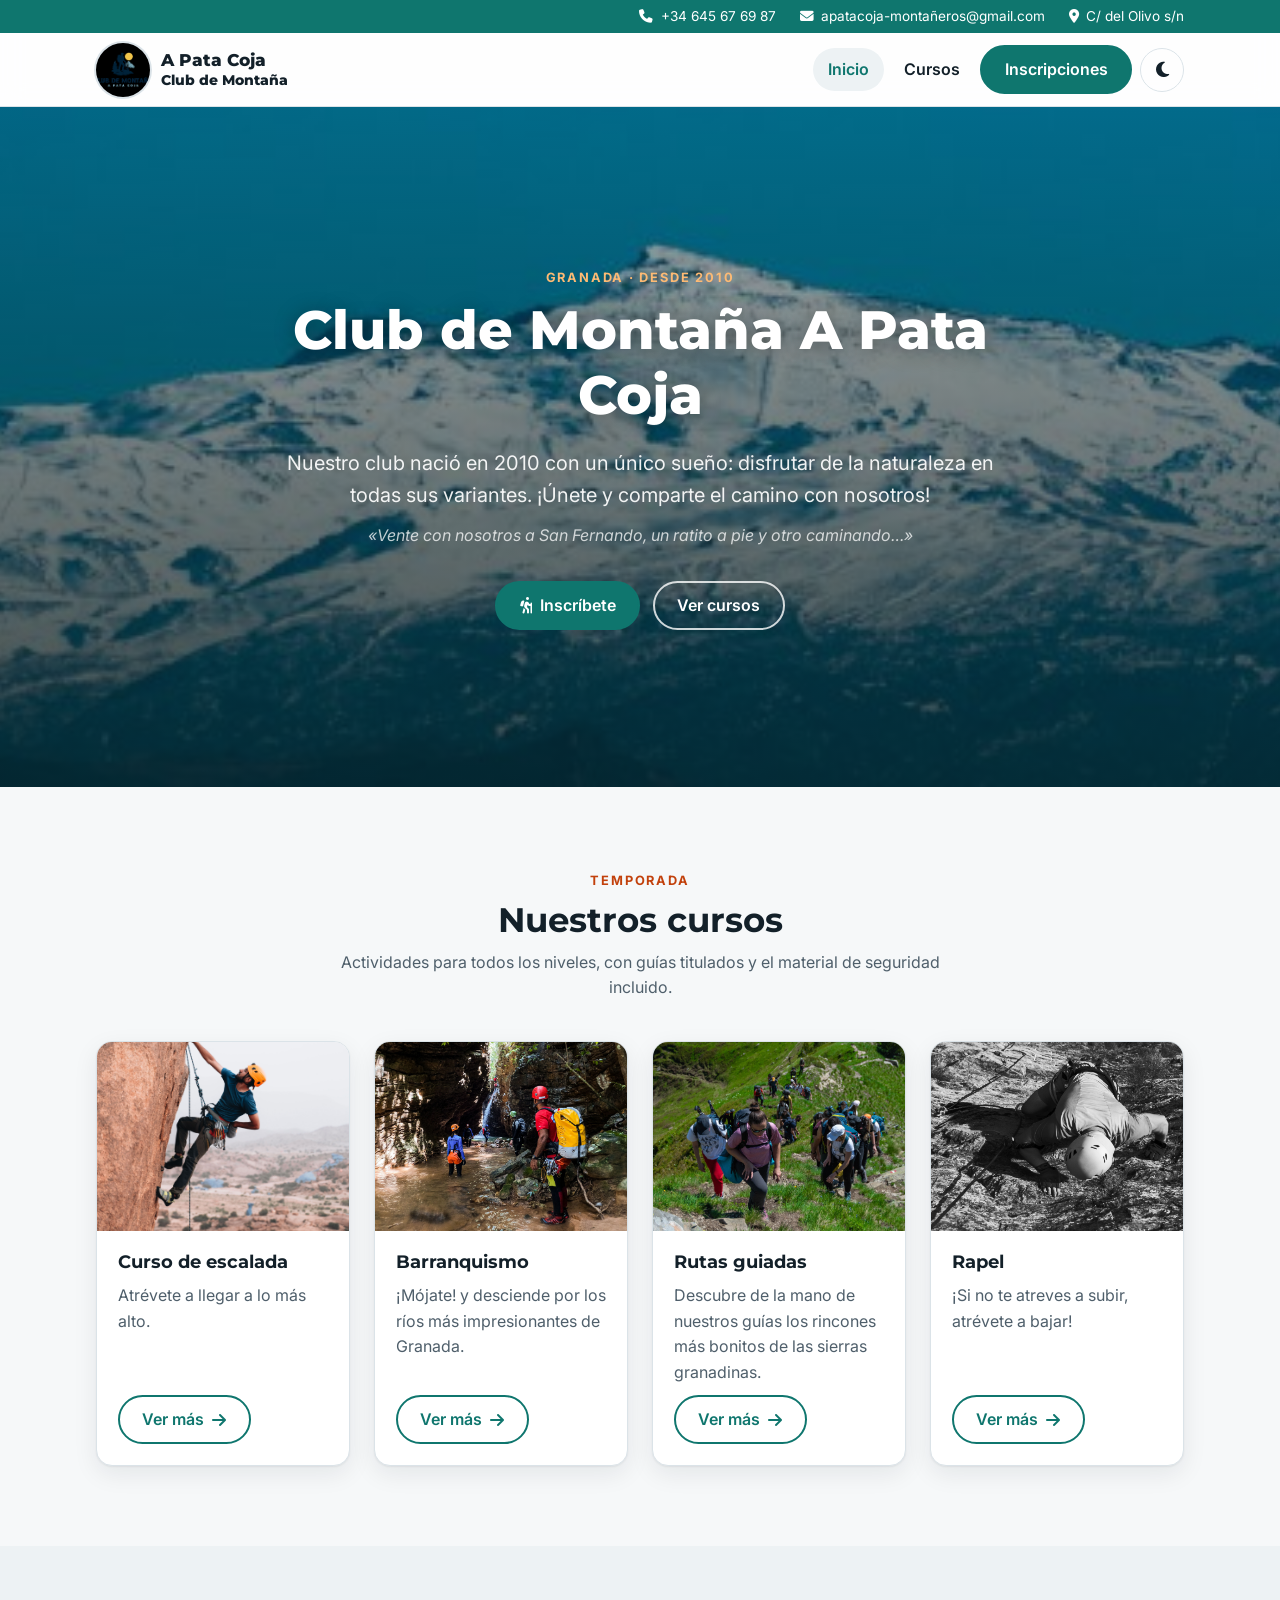
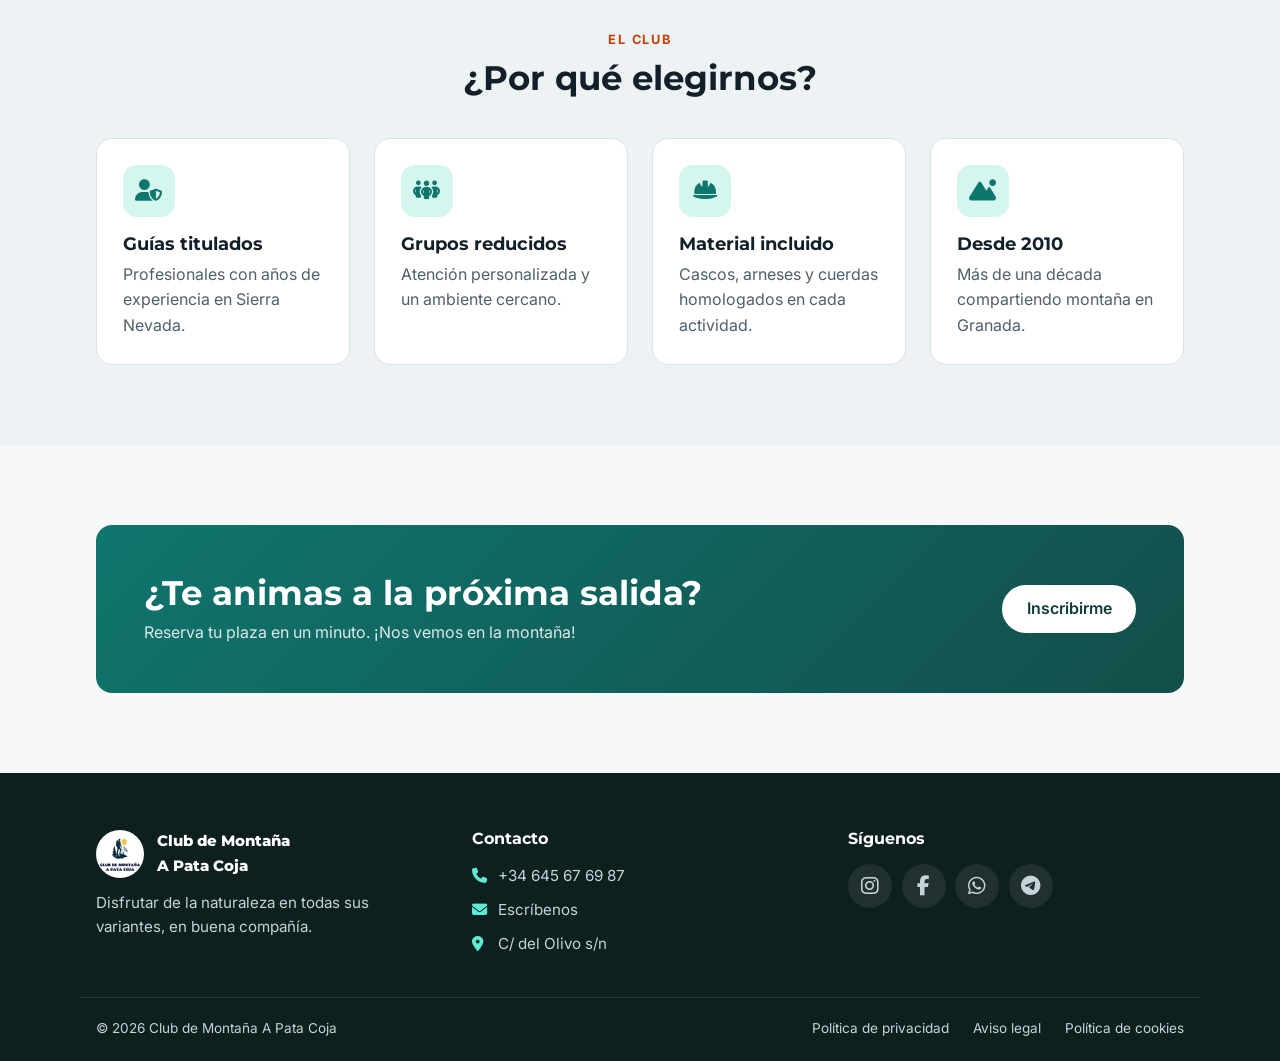
<file: index.html>
<!doctype html>
<html lang="es">

<head>
  <meta charset="UTF-8" />
  <meta name="viewport" content="width=device-width, initial-scale=1.0" />
  <title>Club de Montaña A Pata Coja · Granada</title>
  <meta name="description" content="Club de montaña en Granada desde 2010: cursos de escalada, barranquismo, rapel y rutas guiadas por Sierra Nevada." />
  <!-- Vista previa al compartir (Open Graph y X) -->
  <meta property="og:type" content="website" />
  <meta property="og:site_name" content="Club de Montaña A Pata Coja" />
  <meta property="og:locale" content="es_ES" />
  <meta property="og:title" content="Club de Montaña A Pata Coja · Granada" />
  <meta property="og:description" content="Club de montaña en Granada desde 2010: cursos de escalada, barranquismo, rapel y rutas guiadas por Sierra Nevada." />
  <meta property="og:url" content="https://a-pata-coja.vercel.app/" />
  <meta property="og:image" content="https://a-pata-coja.vercel.app/assets/img/og/inicio.jpg" />
  <meta property="og:image:type" content="image/jpeg" />
  <meta property="og:image:width" content="1200" />
  <meta property="og:image:height" content="630" />
  <meta property="og:image:alt" content="Lago de montaña al atardecer con el logo del club" />
  <meta name="twitter:card" content="summary_large_image" />
  <meta name="twitter:title" content="Club de Montaña A Pata Coja · Granada" />
  <meta name="twitter:description" content="Club de montaña en Granada desde 2010: cursos de escalada, barranquismo, rapel y rutas guiadas por Sierra Nevada." />
  <meta name="twitter:image" content="https://a-pata-coja.vercel.app/assets/img/og/inicio.jpg" />
  <meta name="twitter:image:alt" content="Lago de montaña al atardecer con el logo del club" />
  <link rel="preconnect" href="https://fonts.googleapis.com">
  <link rel="preconnect" href="https://fonts.gstatic.com" crossorigin>
  <link rel="stylesheet" href="https://fonts.googleapis.com/css2?family=Inter:wght@400;500;600;700&family=Montserrat:wght@600;700;800&display=swap">
  <link rel="stylesheet" href="https://cdnjs.cloudflare.com/ajax/libs/font-awesome/6.7.2/css/all.min.css">
  <link rel="stylesheet" href="assets/css/base.css">
  <link rel="stylesheet" href="assets/css/btn.css">
  <link rel="stylesheet" href="assets/css/header.css">
  <link rel="stylesheet" href="assets/css/footer.css">
  <link rel="stylesheet" href="assets/css/style.css">
  <script src="assets/js/tema.js"></script>
</head>

<body>
  <header class="site-header">
    <div class="topbar">
      <div class="contenedor topbar-inner">
        <a href="tel:+34645676987"><i class="fa-solid fa-phone" aria-hidden="true"></i>+34 645 67 69 87</a>
        <a class="topbar-email" href="mailto:apatacoja-montañeros@gmail.com"><i class="fa-solid fa-envelope" aria-hidden="true"></i>apatacoja-montañeros@gmail.com</a>
        <a href="https://maps.app.goo.gl/Ps1vS6Fa8XXHBqvt8" target="_blank" rel="noopener"><i class="fa-solid fa-location-dot" aria-hidden="true"></i>C/ del Olivo s/n</a>
      </div>
    </div>
    <nav class="contenedor nav" aria-label="Principal">
      <a id="logo" href="index.html">
        <picture>
          <source srcset="assets/img/logo-club.avif" type="image/avif">
          <source srcset="assets/img/logo-club.webp" type="image/webp">
          <img src="assets/img/logo-club.png" alt="Logo del Club de Montaña A Pata Coja" width="54" height="54">
        </picture>
        <span>A Pata Coja<br><small>Club de Montaña</small></span>
      </a>
      <div class="nav-acciones">
        <ul id="menu" class="nav-links">
          <li><a href="index.html" aria-current="page">Inicio</a></li>
          <li><a href="#cursos">Cursos</a></li>
          <li><a href="formulario.html" class="boton">Inscripciones</a></li>
        </ul>
        <button id="boton-tema" class="boton-icono" type="button" aria-label="Activar modo oscuro"><i class="fa-solid fa-moon" aria-hidden="true"></i></button>
        <button id="boton-menu" class="boton-icono nav-toggle" type="button" aria-label="Abrir menú" aria-expanded="false" aria-controls="menu"><i class="fa-solid fa-bars" aria-hidden="true"></i></button>
      </div>
    </nav>
  </header>

  <main>
    <section class="hero">
      <img src="assets/img/sierra-nevada-fondo-de-pantalla.jpg" alt="" fetchpriority="high">
      <div class="contenedor hero-contenido">
        <span class="antetitulo">Granada · desde 2010</span>
        <h1>Club de Montaña A Pata Coja</h1>
        <p class="hero-lema">
          Nuestro club nació en 2010 con un único sueño: disfrutar de la naturaleza en todas sus variantes.
          ¡Únete y comparte el camino con nosotros!
        </p>
        <p class="hero-cita">«Vente con nosotros a San Fernando, un ratito a pie y otro caminando…»</p>
        <div class="hero-acciones">
          <a href="formulario.html" class="boton"><i class="fa-solid fa-person-hiking" aria-hidden="true"></i>Inscríbete</a>
          <a href="#cursos" class="boton boton-claro">Ver cursos</a>
        </div>
      </div>
    </section>

    <section id="cursos" class="seccion">
      <div class="contenedor">
        <div class="seccion-cabecera">
          <span class="antetitulo">Temporada</span>
          <h2>Nuestros cursos</h2>
          <p>Actividades para todos los niveles, con guías titulados y el material de seguridad incluido.</p>
        </div>

        <div class="cursos">
          <article class="tarjeta-cursos">
            <div class="tarjeta-imagen">
              <img src="assets/img/curso-de-escalada.jpg" alt="Persona escalando una vía en pared" loading="lazy" />
            </div>
            <div class="tarjeta-cuerpo">
              <h3>Curso de escalada</h3>
              <p>Atrévete a llegar a lo más alto.</p>
              <a href="curso-escalada.html" class="boton boton-sec">Ver más <i class="fa-solid fa-arrow-right" aria-hidden="true"></i></a>
            </div>
          </article>

          <article class="tarjeta-cursos">
            <div class="tarjeta-imagen">
              <img src="assets/img/barranquismo.jpg" alt="Grupo de personas descendiendo un barranco" loading="lazy" />
            </div>
            <div class="tarjeta-cuerpo">
              <h3>Barranquismo</h3>
              <p>¡Mójate! y desciende por los ríos más impresionantes de Granada.</p>
              <a href="barranquismo.html" class="boton boton-sec">Ver más <i class="fa-solid fa-arrow-right" aria-hidden="true"></i></a>
            </div>
          </article>

          <article class="tarjeta-cursos">
            <div class="tarjeta-imagen">
              <img src="assets/img/excursionismo.jpg" alt="Grupo de personas en una ruta de montaña" loading="lazy" />
            </div>
            <div class="tarjeta-cuerpo">
              <h3>Rutas guiadas</h3>
              <p>Descubre de la mano de nuestros guías los rincones más bonitos de las sierras granadinas.</p>
              <a href="rutas-guiadas.html" class="boton boton-sec">Ver más <i class="fa-solid fa-arrow-right" aria-hidden="true"></i></a>
            </div>
          </article>

          <article class="tarjeta-cursos">
            <div class="tarjeta-imagen">
              <img src="assets/img/rappel.jpg" alt="Persona descendiendo una pared vertical en rapel" loading="lazy" />
            </div>
            <div class="tarjeta-cuerpo">
              <h3>Rapel</h3>
              <p>¡Si no te atreves a subir, atrévete a bajar!</p>
              <a href="rapel.html" class="boton boton-sec">Ver más <i class="fa-solid fa-arrow-right" aria-hidden="true"></i></a>
            </div>
          </article>
        </div>
      </div>
    </section>

    <section class="seccion ventajas-fondo">
      <div class="contenedor">
        <div class="seccion-cabecera">
          <span class="antetitulo">El club</span>
          <h2>¿Por qué elegirnos?</h2>
        </div>
        <div class="ventajas">
          <div class="ventaja">
            <i class="fa-solid fa-user-shield" aria-hidden="true"></i>
            <h3>Guías titulados</h3>
            <p>Profesionales con años de experiencia en Sierra Nevada.</p>
          </div>
          <div class="ventaja">
            <i class="fa-solid fa-people-group" aria-hidden="true"></i>
            <h3>Grupos reducidos</h3>
            <p>Atención personalizada y un ambiente cercano.</p>
          </div>
          <div class="ventaja">
            <i class="fa-solid fa-helmet-safety" aria-hidden="true"></i>
            <h3>Material incluido</h3>
            <p>Cascos, arneses y cuerdas homologados en cada actividad.</p>
          </div>
          <div class="ventaja">
            <i class="fa-solid fa-mountain-sun" aria-hidden="true"></i>
            <h3>Desde 2010</h3>
            <p>Más de una década compartiendo montaña en Granada.</p>
          </div>
        </div>
      </div>
    </section>

    <section class="seccion">
      <div class="contenedor">
        <div class="cta">
          <div>
            <h2>¿Te animas a la próxima salida?</h2>
            <p>Reserva tu plaza en un minuto. ¡Nos vemos en la montaña!</p>
          </div>
          <a href="formulario.html" class="boton">Inscribirme</a>
        </div>
      </div>
    </section>
  </main>

  <footer id="footer" class="site-footer">
    <div class="contenedor footer-grid">
      <div>
        <div class="footer-marca">
          <img src="assets/img/logo-club.webp" alt="" width="48" height="48">
          <span>Club de Montaña<br>A Pata Coja</span>
        </div>
        <p>Disfrutar de la naturaleza en todas sus variantes, en buena compañía.</p>
      </div>
      <div>
        <h3>Contacto</h3>
        <ul class="footer-lista">
          <li><a href="tel:+34645676987"><i class="fa-solid fa-phone" aria-hidden="true"></i>+34 645 67 69 87</a></li>
          <li><a href="mailto:apatacoja-montañeros@gmail.com"><i class="fa-solid fa-envelope" aria-hidden="true"></i>Escríbenos</a></li>
          <li><a href="https://maps.app.goo.gl/Ps1vS6Fa8XXHBqvt8" target="_blank" rel="noopener"><i class="fa-solid fa-location-dot" aria-hidden="true"></i>C/ del Olivo s/n</a></li>
        </ul>
      </div>
      <div>
        <h3>Síguenos</h3>
        <div class="redes-sociales">
          <a href="#" aria-label="Instagram"><i class="fa-brands fa-instagram" aria-hidden="true"></i></a>
          <a href="#" aria-label="Facebook"><i class="fa-brands fa-facebook-f" aria-hidden="true"></i></a>
          <a href="#" aria-label="WhatsApp"><i class="fa-brands fa-whatsapp" aria-hidden="true"></i></a>
          <a href="#" aria-label="Telegram"><i class="fa-brands fa-telegram" aria-hidden="true"></i></a>
        </div>
      </div>
    </div>
    <div class="contenedor footer-inferior">
      <p>© <span id="anio"></span> Club de Montaña A Pata Coja</p>
      <div class="politicas">
        <a href="#">Política de privacidad</a>
        <a href="#">Aviso legal</a>
        <a href="#">Política de cookies</a>
      </div>
    </div>
  </footer>
</body>

</html>
</file>
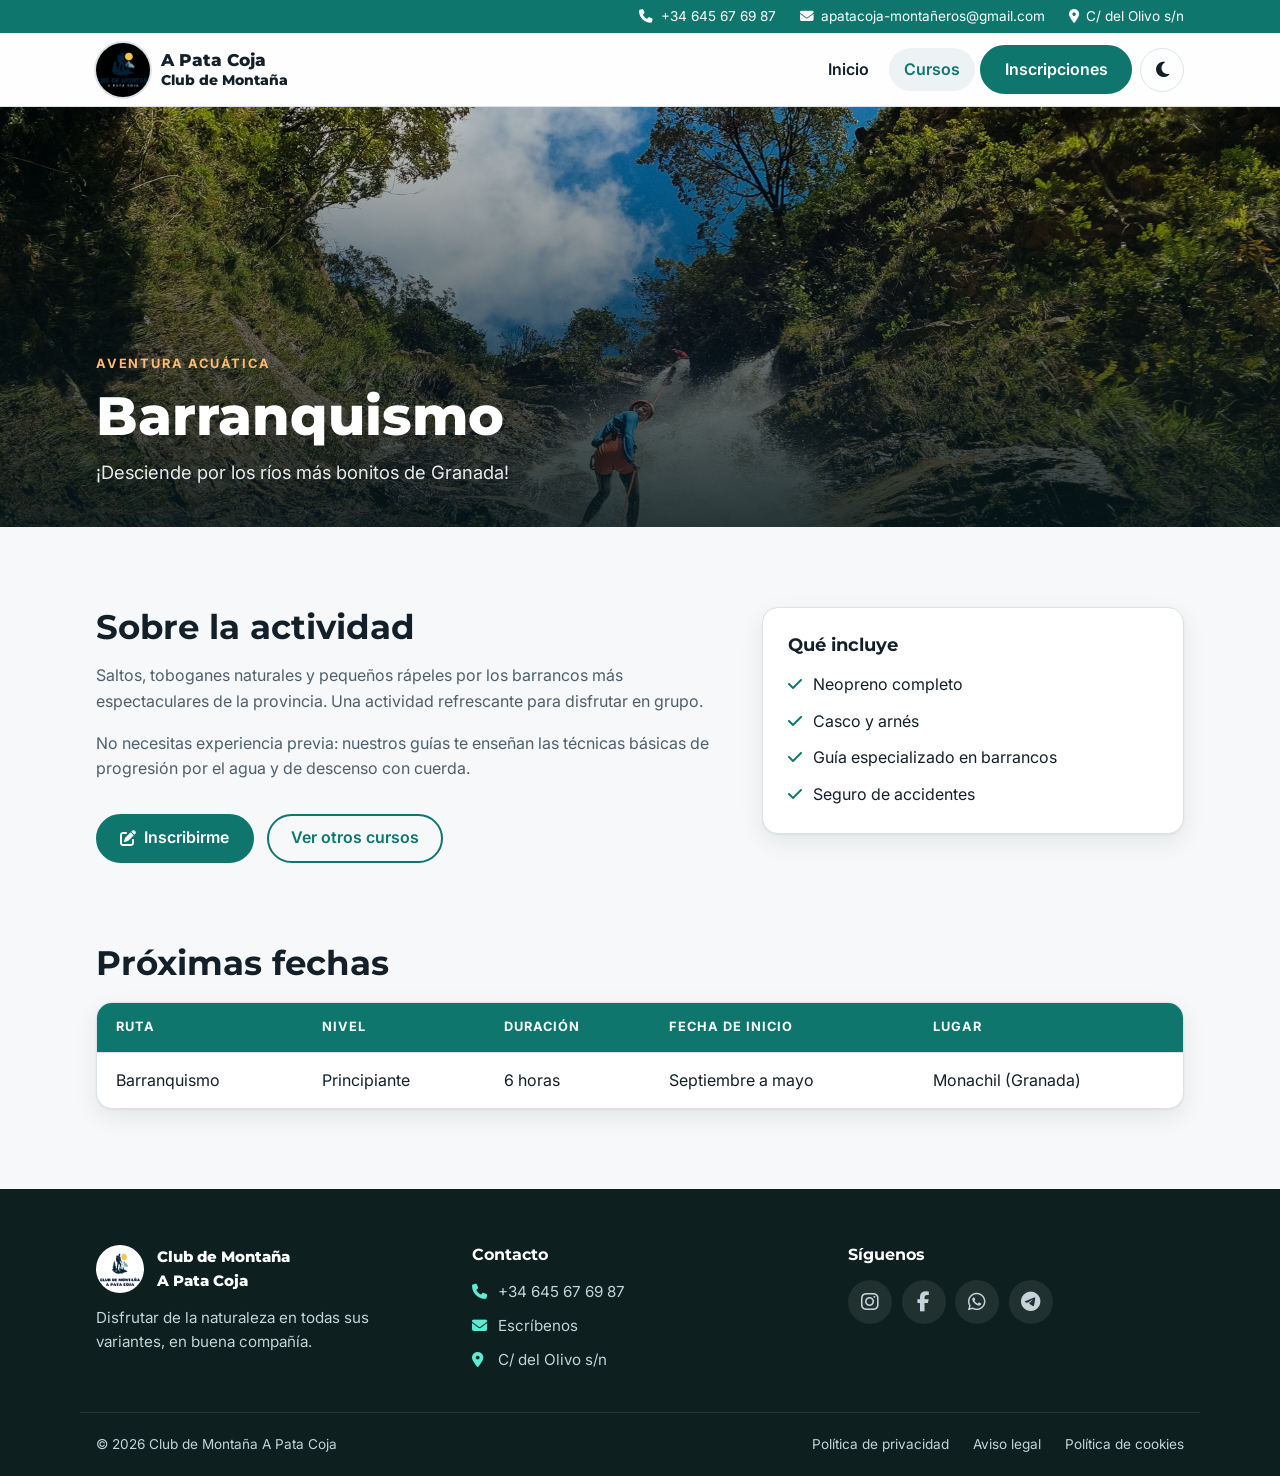
<file: barranquismo.html>
<!doctype html>
<html lang="es">

<head>
  <meta charset="UTF-8" />
  <meta name="viewport" content="width=device-width, initial-scale=1.0" />
  <title>Barranquismo · Club de Montaña A Pata Coja</title>
  <meta name="description" content="¡Mójate! Desciende por los ríos más bonitos de Granada con guías especializados. Neopreno y material incluidos." />
  <!-- Vista previa al compartir (Open Graph y X) -->
  <meta property="og:type" content="website" />
  <meta property="og:site_name" content="Club de Montaña A Pata Coja" />
  <meta property="og:locale" content="es_ES" />
  <meta property="og:title" content="Barranquismo · Club de Montaña A Pata Coja" />
  <meta property="og:description" content="¡Mójate! Desciende por los ríos más bonitos de Granada con guías especializados. Neopreno y material incluidos." />
  <meta property="og:url" content="https://a-pata-coja.vercel.app/barranquismo.html" />
  <meta property="og:image" content="https://a-pata-coja.vercel.app/assets/img/og/barranquismo.jpg" />
  <meta property="og:image:type" content="image/jpeg" />
  <meta property="og:image:width" content="1200" />
  <meta property="og:image:height" content="630" />
  <meta property="og:image:alt" content="Grupo descendiendo un barranco con agua" />
  <meta name="twitter:card" content="summary_large_image" />
  <meta name="twitter:title" content="Barranquismo · Club de Montaña A Pata Coja" />
  <meta name="twitter:description" content="¡Mójate! Desciende por los ríos más bonitos de Granada con guías especializados. Neopreno y material incluidos." />
  <meta name="twitter:image" content="https://a-pata-coja.vercel.app/assets/img/og/barranquismo.jpg" />
  <meta name="twitter:image:alt" content="Grupo descendiendo un barranco con agua" />
  <link rel="preconnect" href="https://fonts.googleapis.com">
  <link rel="preconnect" href="https://fonts.gstatic.com" crossorigin>
  <link rel="stylesheet" href="https://fonts.googleapis.com/css2?family=Inter:wght@400;500;600;700&family=Montserrat:wght@600;700;800&display=swap">
  <link rel="stylesheet" href="https://cdnjs.cloudflare.com/ajax/libs/font-awesome/6.7.2/css/all.min.css">
  <link rel="stylesheet" href="assets/css/base.css">
  <link rel="stylesheet" href="assets/css/btn.css">
  <link rel="stylesheet" href="assets/css/header.css">
  <link rel="stylesheet" href="assets/css/footer.css">
  <link rel="stylesheet" href="assets/css/tablas.css">
  <link rel="stylesheet" href="assets/css/detalle.css">
  <script src="assets/js/tema.js"></script>
</head>

<body>
  <header class="site-header">
    <div class="topbar">
      <div class="contenedor topbar-inner">
        <a href="tel:+34645676987"><i class="fa-solid fa-phone" aria-hidden="true"></i>+34 645 67 69 87</a>
        <a class="topbar-email" href="mailto:apatacoja-montañeros@gmail.com"><i class="fa-solid fa-envelope" aria-hidden="true"></i>apatacoja-montañeros@gmail.com</a>
        <a href="https://maps.app.goo.gl/Ps1vS6Fa8XXHBqvt8" target="_blank" rel="noopener"><i class="fa-solid fa-location-dot" aria-hidden="true"></i>C/ del Olivo s/n</a>
      </div>
    </div>
    <nav class="contenedor nav" aria-label="Principal">
      <a id="logo" href="index.html">
        <picture>
          <source srcset="assets/img/logo-club.avif" type="image/avif">
          <source srcset="assets/img/logo-club.webp" type="image/webp">
          <img src="assets/img/logo-club.png" alt="Logo del Club de Montaña A Pata Coja" width="54" height="54">
        </picture>
        <span>A Pata Coja<br><small>Club de Montaña</small></span>
      </a>
      <div class="nav-acciones">
        <ul id="menu" class="nav-links">
          <li><a href="index.html">Inicio</a></li>
          <li><a href="index.html#cursos" aria-current="page">Cursos</a></li>
          <li><a href="formulario.html" class="boton">Inscripciones</a></li>
        </ul>
        <button id="boton-tema" class="boton-icono" type="button" aria-label="Activar modo oscuro"><i class="fa-solid fa-moon" aria-hidden="true"></i></button>
        <button id="boton-menu" class="boton-icono nav-toggle" type="button" aria-label="Abrir menú" aria-expanded="false" aria-controls="menu"><i class="fa-solid fa-bars" aria-hidden="true"></i></button>
      </div>
    </nav>
  </header>

  <main>
    <section class="banner">
      <img src="assets/img/barranquismo2.jpg" alt="Grupo descendiendo un barranco con agua" fetchpriority="high">
      <div class="contenedor">
        <span class="antetitulo">Aventura acuática</span>
        <h1>Barranquismo</h1>
        <p>¡Desciende por los ríos más bonitos de Granada!</p>
      </div>
    </section>

    <section class="seccion">
      <div class="contenedor detalle-intro">
        <div>
          <h2>Sobre la actividad</h2>
          <p>Saltos, toboganes naturales y pequeños rápeles por los barrancos más espectaculares de la provincia. Una actividad refrescante para disfrutar en grupo.</p>
          <p>No necesitas experiencia previa: nuestros guías te enseñan las técnicas básicas de progresión por el agua y de descenso con cuerda.</p>
          <div class="detalle-cta">
            <a href="formulario.html" class="boton"><i class="fa-solid fa-pen-to-square" aria-hidden="true"></i>Inscribirme</a>
            <a href="index.html#cursos" class="boton boton-sec">Ver otros cursos</a>
          </div>
        </div>
        <aside class="ficha">
          <h3>Qué incluye</h3>
          <ul class="lista-check">
            <li><i class="fa-solid fa-check" aria-hidden="true"></i>Neopreno completo</li>
            <li><i class="fa-solid fa-check" aria-hidden="true"></i>Casco y arnés</li>
            <li><i class="fa-solid fa-check" aria-hidden="true"></i>Guía especializado en barrancos</li>
            <li><i class="fa-solid fa-check" aria-hidden="true"></i>Seguro de accidentes</li>
          </ul>
        </aside>
      </div>
    </section>

    <section class="seccion detalle-tabla">
      <div class="contenedor">
        <h2>Próximas fechas</h2>
        <div class="tabla-scroll">
          <table class="tabla">
            <thead>
              <tr>
                <th scope="col">Ruta</th>
                <th scope="col">Nivel</th>
                <th scope="col">Duración</th>
                <th scope="col">Fecha de inicio</th>
                <th scope="col">Lugar</th>
              </tr>
            </thead>
            <tbody>
              <tr>
                <td>Barranquismo</td>
                <td>Principiante</td>
                <td>6 horas</td>
                <td>Septiembre a mayo</td>
                <td>Monachil (Granada)</td>
              </tr>
            </tbody>
          </table>
        </div>
      </div>
    </section>
  </main>

  <footer id="footer" class="site-footer">
    <div class="contenedor footer-grid">
      <div>
        <div class="footer-marca">
          <img src="assets/img/logo-club.webp" alt="" width="48" height="48">
          <span>Club de Montaña<br>A Pata Coja</span>
        </div>
        <p>Disfrutar de la naturaleza en todas sus variantes, en buena compañía.</p>
      </div>
      <div>
        <h3>Contacto</h3>
        <ul class="footer-lista">
          <li><a href="tel:+34645676987"><i class="fa-solid fa-phone" aria-hidden="true"></i>+34 645 67 69 87</a></li>
          <li><a href="mailto:apatacoja-montañeros@gmail.com"><i class="fa-solid fa-envelope" aria-hidden="true"></i>Escríbenos</a></li>
          <li><a href="https://maps.app.goo.gl/Ps1vS6Fa8XXHBqvt8" target="_blank" rel="noopener"><i class="fa-solid fa-location-dot" aria-hidden="true"></i>C/ del Olivo s/n</a></li>
        </ul>
      </div>
      <div>
        <h3>Síguenos</h3>
        <div class="redes-sociales">
          <a href="#" aria-label="Instagram"><i class="fa-brands fa-instagram" aria-hidden="true"></i></a>
          <a href="#" aria-label="Facebook"><i class="fa-brands fa-facebook-f" aria-hidden="true"></i></a>
          <a href="#" aria-label="WhatsApp"><i class="fa-brands fa-whatsapp" aria-hidden="true"></i></a>
          <a href="#" aria-label="Telegram"><i class="fa-brands fa-telegram" aria-hidden="true"></i></a>
        </div>
      </div>
    </div>
    <div class="contenedor footer-inferior">
      <p>© <span id="anio"></span> Club de Montaña A Pata Coja</p>
      <div class="politicas">
        <a href="#">Política de privacidad</a>
        <a href="#">Aviso legal</a>
        <a href="#">Política de cookies</a>
      </div>
    </div>
  </footer>
</body>

</html>
</file>
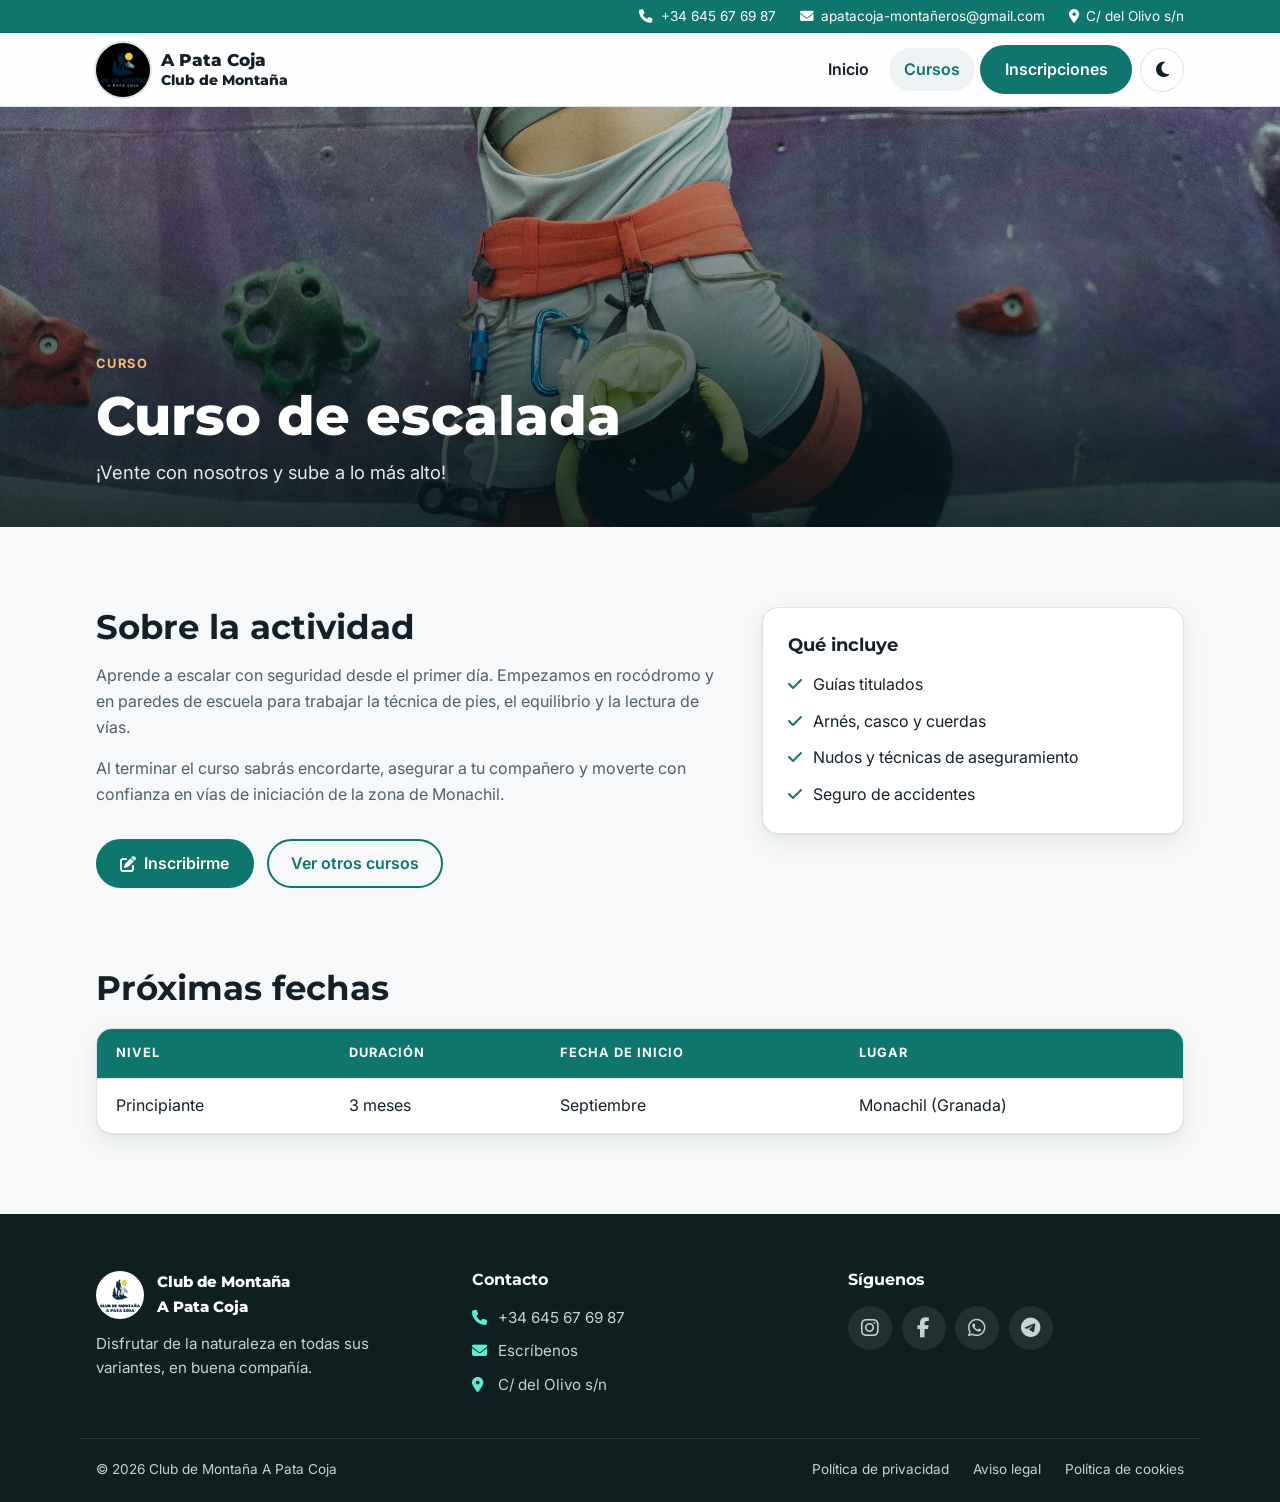
<file: curso-escalada.html>
<!doctype html>
<html lang="es">

<head>
  <meta charset="UTF-8" />
  <meta name="viewport" content="width=device-width, initial-scale=1.0" />
  <title>Curso de escalada · Club de Montaña A Pata Coja</title>
  <meta name="description" content="¡Sube a lo más alto! Curso de escalada para principiantes en Monachil (Granada), con guías titulados y material incluido." />
  <!-- Vista previa al compartir (Open Graph y X) -->
  <meta property="og:type" content="website" />
  <meta property="og:site_name" content="Club de Montaña A Pata Coja" />
  <meta property="og:locale" content="es_ES" />
  <meta property="og:title" content="Curso de escalada · Club de Montaña A Pata Coja" />
  <meta property="og:description" content="¡Sube a lo más alto! Curso de escalada para principiantes en Monachil (Granada), con guías titulados y material incluido." />
  <meta property="og:url" content="https://a-pata-coja.vercel.app/curso-escalada.html" />
  <meta property="og:image" content="https://a-pata-coja.vercel.app/assets/img/og/curso-escalada.jpg" />
  <meta property="og:image:type" content="image/jpeg" />
  <meta property="og:image:width" content="1200" />
  <meta property="og:image:height" content="630" />
  <meta property="og:image:alt" content="Escalador en una pared de roca" />
  <meta name="twitter:card" content="summary_large_image" />
  <meta name="twitter:title" content="Curso de escalada · Club de Montaña A Pata Coja" />
  <meta name="twitter:description" content="¡Sube a lo más alto! Curso de escalada para principiantes en Monachil (Granada), con guías titulados y material incluido." />
  <meta name="twitter:image" content="https://a-pata-coja.vercel.app/assets/img/og/curso-escalada.jpg" />
  <meta name="twitter:image:alt" content="Escalador en una pared de roca" />
  <link rel="preconnect" href="https://fonts.googleapis.com">
  <link rel="preconnect" href="https://fonts.gstatic.com" crossorigin>
  <link rel="stylesheet" href="https://fonts.googleapis.com/css2?family=Inter:wght@400;500;600;700&family=Montserrat:wght@600;700;800&display=swap">
  <link rel="stylesheet" href="https://cdnjs.cloudflare.com/ajax/libs/font-awesome/6.7.2/css/all.min.css">
  <link rel="stylesheet" href="assets/css/base.css">
  <link rel="stylesheet" href="assets/css/btn.css">
  <link rel="stylesheet" href="assets/css/header.css">
  <link rel="stylesheet" href="assets/css/footer.css">
  <link rel="stylesheet" href="assets/css/tablas.css">
  <link rel="stylesheet" href="assets/css/detalle.css">
  <script src="assets/js/tema.js"></script>
</head>

<body>
  <header class="site-header">
    <div class="topbar">
      <div class="contenedor topbar-inner">
        <a href="tel:+34645676987"><i class="fa-solid fa-phone" aria-hidden="true"></i>+34 645 67 69 87</a>
        <a class="topbar-email" href="mailto:apatacoja-montañeros@gmail.com"><i class="fa-solid fa-envelope" aria-hidden="true"></i>apatacoja-montañeros@gmail.com</a>
        <a href="https://maps.app.goo.gl/Ps1vS6Fa8XXHBqvt8" target="_blank" rel="noopener"><i class="fa-solid fa-location-dot" aria-hidden="true"></i>C/ del Olivo s/n</a>
      </div>
    </div>
    <nav class="contenedor nav" aria-label="Principal">
      <a id="logo" href="index.html">
        <picture>
          <source srcset="assets/img/logo-club.avif" type="image/avif">
          <source srcset="assets/img/logo-club.webp" type="image/webp">
          <img src="assets/img/logo-club.png" alt="Logo del Club de Montaña A Pata Coja" width="54" height="54">
        </picture>
        <span>A Pata Coja<br><small>Club de Montaña</small></span>
      </a>
      <div class="nav-acciones">
        <ul id="menu" class="nav-links">
          <li><a href="index.html">Inicio</a></li>
          <li><a href="index.html#cursos" aria-current="page">Cursos</a></li>
          <li><a href="formulario.html" class="boton">Inscripciones</a></li>
        </ul>
        <button id="boton-tema" class="boton-icono" type="button" aria-label="Activar modo oscuro"><i class="fa-solid fa-moon" aria-hidden="true"></i></button>
        <button id="boton-menu" class="boton-icono nav-toggle" type="button" aria-label="Abrir menú" aria-expanded="false" aria-controls="menu"><i class="fa-solid fa-bars" aria-hidden="true"></i></button>
      </div>
    </nav>
  </header>

  <main>
    <section class="banner">
      <img src="assets/img/escalada.jpg" alt="Escalador en una pared de roca" fetchpriority="high">
      <div class="contenedor">
        <span class="antetitulo">Curso</span>
        <h1>Curso de escalada</h1>
        <p>¡Vente con nosotros y sube a lo más alto!</p>
      </div>
    </section>

    <section class="seccion">
      <div class="contenedor detalle-intro">
        <div>
          <h2>Sobre la actividad</h2>
          <p>Aprende a escalar con seguridad desde el primer día. Empezamos en rocódromo y en paredes de escuela para trabajar la técnica de pies, el equilibrio y la lectura de vías.</p>
          <p>Al terminar el curso sabrás encordarte, asegurar a tu compañero y moverte con confianza en vías de iniciación de la zona de Monachil.</p>
          <div class="detalle-cta">
            <a href="formulario.html" class="boton"><i class="fa-solid fa-pen-to-square" aria-hidden="true"></i>Inscribirme</a>
            <a href="index.html#cursos" class="boton boton-sec">Ver otros cursos</a>
          </div>
        </div>
        <aside class="ficha">
          <h3>Qué incluye</h3>
          <ul class="lista-check">
            <li><i class="fa-solid fa-check" aria-hidden="true"></i>Guías titulados</li>
            <li><i class="fa-solid fa-check" aria-hidden="true"></i>Arnés, casco y cuerdas</li>
            <li><i class="fa-solid fa-check" aria-hidden="true"></i>Nudos y técnicas de aseguramiento</li>
            <li><i class="fa-solid fa-check" aria-hidden="true"></i>Seguro de accidentes</li>
          </ul>
        </aside>
      </div>
    </section>

    <section class="seccion detalle-tabla">
      <div class="contenedor">
        <h2>Próximas fechas</h2>
        <div class="tabla-scroll">
          <table class="tabla">
            <thead>
              <tr>
                <th scope="col">Nivel</th>
                <th scope="col">Duración</th>
                <th scope="col">Fecha de inicio</th>
                <th scope="col">Lugar</th>
              </tr>
            </thead>
            <tbody>
              <tr>
                <td>Principiante</td>
                <td>3 meses</td>
                <td>Septiembre</td>
                <td>Monachil (Granada)</td>
              </tr>
            </tbody>
          </table>
        </div>
      </div>
    </section>
  </main>

  <footer id="footer" class="site-footer">
    <div class="contenedor footer-grid">
      <div>
        <div class="footer-marca">
          <img src="assets/img/logo-club.webp" alt="" width="48" height="48">
          <span>Club de Montaña<br>A Pata Coja</span>
        </div>
        <p>Disfrutar de la naturaleza en todas sus variantes, en buena compañía.</p>
      </div>
      <div>
        <h3>Contacto</h3>
        <ul class="footer-lista">
          <li><a href="tel:+34645676987"><i class="fa-solid fa-phone" aria-hidden="true"></i>+34 645 67 69 87</a></li>
          <li><a href="mailto:apatacoja-montañeros@gmail.com"><i class="fa-solid fa-envelope" aria-hidden="true"></i>Escríbenos</a></li>
          <li><a href="https://maps.app.goo.gl/Ps1vS6Fa8XXHBqvt8" target="_blank" rel="noopener"><i class="fa-solid fa-location-dot" aria-hidden="true"></i>C/ del Olivo s/n</a></li>
        </ul>
      </div>
      <div>
        <h3>Síguenos</h3>
        <div class="redes-sociales">
          <a href="#" aria-label="Instagram"><i class="fa-brands fa-instagram" aria-hidden="true"></i></a>
          <a href="#" aria-label="Facebook"><i class="fa-brands fa-facebook-f" aria-hidden="true"></i></a>
          <a href="#" aria-label="WhatsApp"><i class="fa-brands fa-whatsapp" aria-hidden="true"></i></a>
          <a href="#" aria-label="Telegram"><i class="fa-brands fa-telegram" aria-hidden="true"></i></a>
        </div>
      </div>
    </div>
    <div class="contenedor footer-inferior">
      <p>© <span id="anio"></span> Club de Montaña A Pata Coja</p>
      <div class="politicas">
        <a href="#">Política de privacidad</a>
        <a href="#">Aviso legal</a>
        <a href="#">Política de cookies</a>
      </div>
    </div>
  </footer>
</body>

</html>
</file>
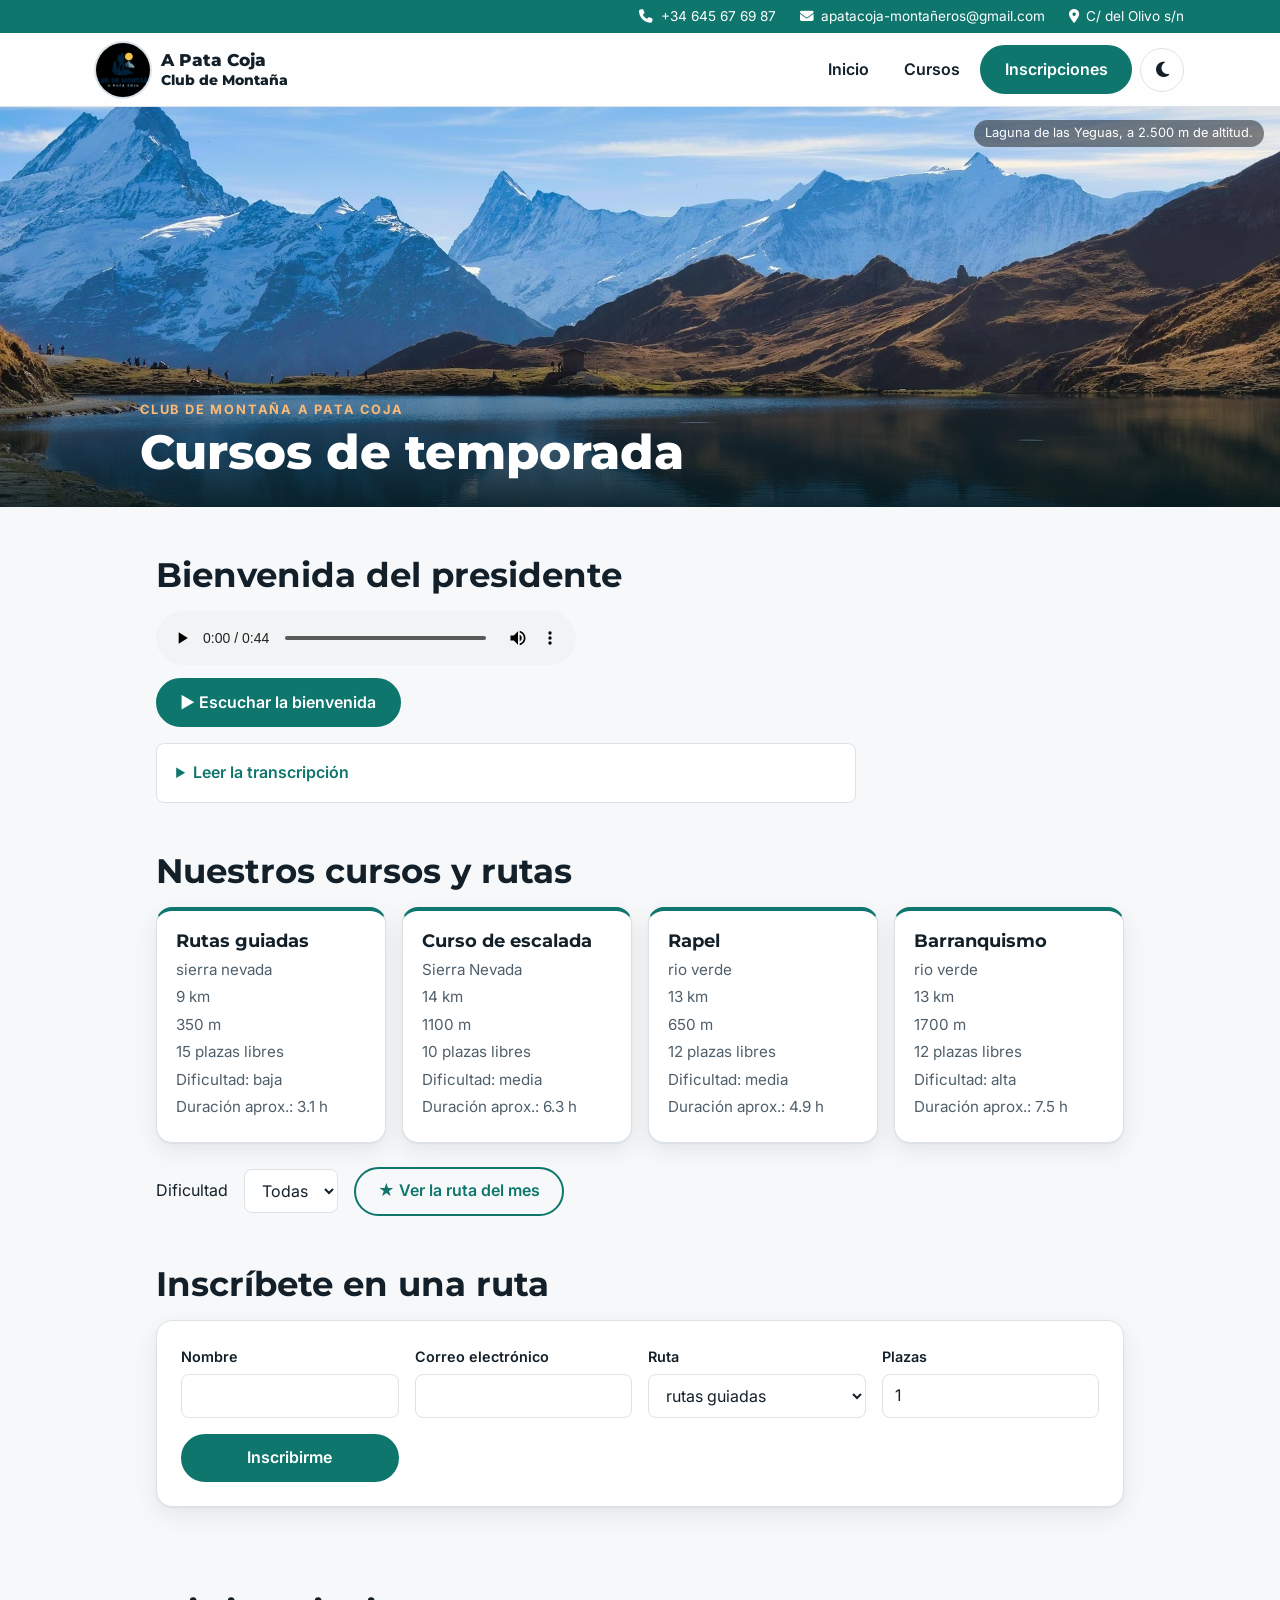
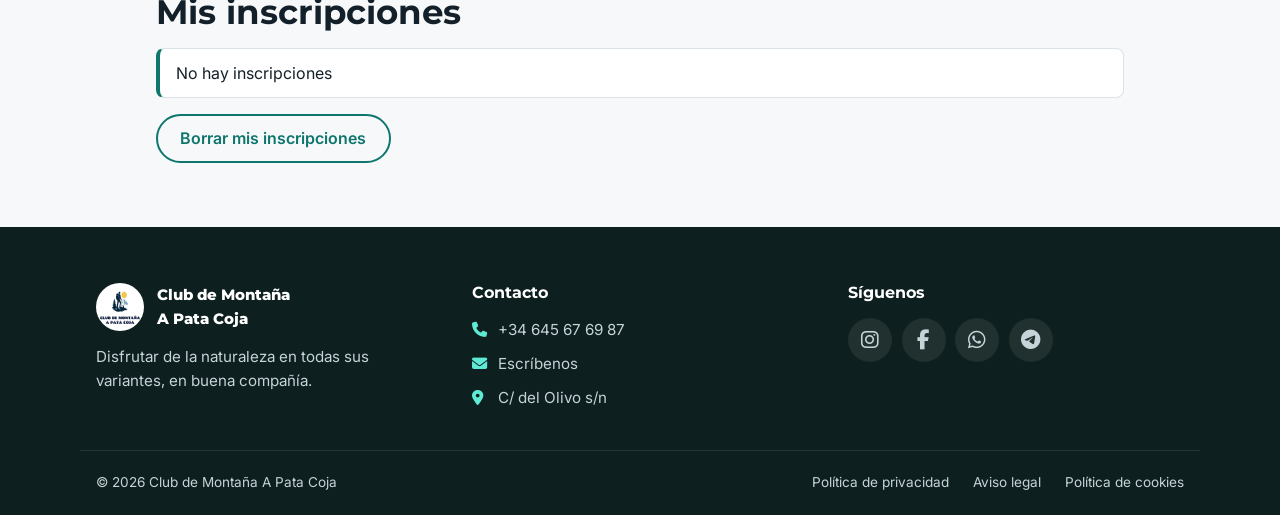
<file: formulario.html>
<!doctype html>
<html lang="es">
<head>
<meta charset="utf-8">
<meta name="viewport" content="width=device-width, initial-scale=1">
<title>Inscripciones · Club de Montaña A Pata Coja</title>
<meta name="description" content="Elige tu curso o ruta y reserva tu plaza en el Club de Montaña A Pata Coja." />
<!-- Vista previa al compartir (Open Graph y X) -->
<meta property="og:type" content="website" />
<meta property="og:site_name" content="Club de Montaña A Pata Coja" />
<meta property="og:locale" content="es_ES" />
<meta property="og:title" content="Inscripciones · Club de Montaña A Pata Coja" />
<meta property="og:description" content="Elige tu curso o ruta y reserva tu plaza en el Club de Montaña A Pata Coja." />
<meta property="og:url" content="https://a-pata-coja.vercel.app/formulario.html" />
<meta property="og:image" content="https://a-pata-coja.vercel.app/assets/img/og/inscripciones.jpg" />
<meta property="og:image:type" content="image/jpeg" />
<meta property="og:image:width" content="1200" />
<meta property="og:image:height" content="630" />
<meta property="og:image:alt" content="Laguna de montaña en Sierra Nevada" />
<meta name="twitter:card" content="summary_large_image" />
<meta name="twitter:title" content="Inscripciones · Club de Montaña A Pata Coja" />
<meta name="twitter:description" content="Elige tu curso o ruta y reserva tu plaza en el Club de Montaña A Pata Coja." />
<meta name="twitter:image" content="https://a-pata-coja.vercel.app/assets/img/og/inscripciones.jpg" />
<meta name="twitter:image:alt" content="Laguna de montaña en Sierra Nevada" />
<link rel="preconnect" href="https://fonts.googleapis.com">
<link rel="preconnect" href="https://fonts.gstatic.com" crossorigin>
<link rel="stylesheet" href="https://fonts.googleapis.com/css2?family=Inter:wght@400;500;600;700&family=Montserrat:wght@600;700;800&display=swap">
<link rel="stylesheet" href="https://cdnjs.cloudflare.com/ajax/libs/font-awesome/6.7.2/css/all.min.css">
<link rel="stylesheet" href="assets/css/base.css">
<link rel="stylesheet" href="assets/css/btn.css">
<link rel="stylesheet" href="assets/css/header.css">
<link rel="stylesheet" href="assets/css/footer.css">
<link rel="stylesheet" href="assets/css/incripciones.css">
<script src="assets/js/tema.js"></script>
</head>
<body>

<!--
  KIT DE PARTIDA · Supuesto práctico · UF1842 · IFCD0210
  Esta página ya está maquetada. Tu trabajo está en js/app.js y en los
  huecos marcados con «REQUISITO» en este archivo.
-->

  <header class="site-header">
    <div class="topbar">
      <div class="contenedor topbar-inner">
        <a href="tel:+34645676987"><i class="fa-solid fa-phone" aria-hidden="true"></i>+34 645 67 69 87</a>
        <a class="topbar-email" href="mailto:apatacoja-montañeros@gmail.com"><i class="fa-solid fa-envelope" aria-hidden="true"></i>apatacoja-montañeros@gmail.com</a>
        <a href="https://maps.app.goo.gl/Ps1vS6Fa8XXHBqvt8" target="_blank" rel="noopener"><i class="fa-solid fa-location-dot" aria-hidden="true"></i>C/ del Olivo s/n</a>
      </div>
    </div>
    <nav class="contenedor nav" aria-label="Principal">
      <a id="logo" href="index.html">
        <picture>
          <source srcset="assets/img/logo-club.avif" type="image/avif">
          <source srcset="assets/img/logo-club.webp" type="image/webp">
          <img src="assets/img/logo-club.png" alt="Logo del Club de Montaña A Pata Coja" width="54" height="54">
        </picture>
        <span>A Pata Coja<br><small>Club de Montaña</small></span>
      </a>
      <div class="nav-acciones">
        <ul id="menu" class="nav-links">
          <li><a href="index.html">Inicio</a></li>
          <li><a href="index.html#cursos">Cursos</a></li>
          <li><a href="formulario.html" class="boton" aria-current="page">Inscripciones</a></li>
        </ul>
        <button id="boton-tema" class="boton-icono" type="button" aria-label="Activar modo oscuro"><i class="fa-solid fa-moon" aria-hidden="true"></i></button>
        <button id="boton-menu" class="boton-icono nav-toggle" type="button" aria-label="Abrir menú" aria-expanded="false" aria-controls="menu"><i class="fa-solid fa-bars" aria-hidden="true"></i></button>
      </div>
    </nav>
  </header>
<div class="cabecera">
  <figure>
  <picture>
    <!-- El navegador usa el primer source que entienda -->
    <source srcset="assets/img/sierra-fondo.avif" type="image/avif">
    <source srcset="assets/img/sierra-fondo.webp" type="image/webp">
    <img src="assets/img/sierra-fondo.jpg" alt="Refugio de piedra junto a un lago de montaña"
         width="800" height="533" loading="lazy">
  </picture>
  <figcaption>Laguna de las Yeguas, a 2.500 m de altitud.</figcaption>
</figure>
  <!-- REQUISITO 6a: inserta aquí la foto de portada que has preparado con GIMP
       (media/portada.webp y media/portada.jpg) con <picture>, alt, width y height. -->

  <div class="cabecera-texto">
    <p class="marca">Club de Montaña a Pata Coja</p>
    <h1>cursos de temporada</h1>
  </div>
</div>

<main>

  <section class="bloque" aria-labelledby="titulo-bienvenida">
    <h2 id="titulo-bienvenida">Bienvenida del presidente</h2>
    <!-- REQUISITO 6b: inserta aquí el audio media/bienvenida.mp3 con <audio>
         (sin el atributo controls) y deja el botón de abajo para manejarlo desde JavaScript. -->
     <audio src="assets/audio/audiobienvenida.mp3" id="audioBienvenida" controls></audio>
    <button id="boton-audio" class="boton" type="button">▶ Escuchar la bienvenida</button>
    <details>
      <summary>Leer la transcripción</summary>
      <p>¡Te damos la bienvenida al Club de Montaña A Pata Coja! Desde Granada, queremos compartir contigo nuestra pasión por la naturaleza y las aventuras al aire libre. A lo largo de la temporada organizamos cursos y experiencias para descubrir la montaña, aprender nuevas habilidades y disfrutar en buena compañía.</p>
      <p>Te esperan rutas a pie para distintos niveles, iniciación y jornadas de escalada, y grupos guiados por algunos de los rincones más increíbles de Sierra Nevada y sus alrededores, en el corazón de Andalucía. Tanto si estás dando tus primeros pasos en la montaña como si ya tienes experiencia, aquí encontrarás una propuesta para ti.</p>
      <p>Ven a caminar, escalar, aprender y disfrutar del camino. ¡Nos vemos en la montaña!</p>
    </details>
  </section>

  <section class="bloque" aria-labelledby="titulo-rutas">
    <h2 id="titulo-rutas">Nuestros cursos y rutas</h2>
    <div class="rejilla" id="rejilla"></div>

    <noscript>
      <p class="aviso">Esta página necesita JavaScript para mostrar las rutas. Actívalo en tu navegador o llama a la secretaría del club.</p>
    </noscript>

    <div class="herramientas">
      <label for="filtro-dificultad">Dificultad</label>
      <select id="filtro-dificultad">
        <option value="todas">Todas</option>
        <option value="baja">Baja</option>
        <option value="media">Media</option>
        <option value="alta">Alta</option>
      </select>
      <button id="boton-destacar" class="boton boton-sec" type="button">★ Ver la ruta del mes</button>
    </div>
    <p id="contador" class="contador"></p>

    <!-- Aquí JavaScript crea un <li class="tarjeta"> por cada ruta -->
    <ul id="lista-rutas" class="rejilla"></ul>
  </section>

  <section class="bloque" aria-labelledby="titulo-inscripcion">
    <h2 id="titulo-inscripcion">Inscríbete en una ruta</h2>
    <form id="form-inscripcion" class="formulario">
      <div class="campo">
        <label for="nombre">Nombre</label>
        <input id="nombre" name="nombre"  autocomplete="name">
      </div>
      <div class="campo">
        <label for="email">Correo electrónico</label>
        <input id="email" name="email" type="email" required autocomplete="email">
      </div>
      <div class="campo">
        <label for="ruta">Ruta</label>
        <!-- Las opciones las crea JavaScript a partir de los datos -->
        <select id="ruta" name="ruta" required></select>
      </div>
      <div class="campo">
        <label for="plazas">Plazas</label>
        <input id="plazas" name="plazas" type="number" min="1" max="4" value="1" required>
      </div>
      <button class="boton" type="submit">Inscribirme</button>
    </form>
    <p id="mensaje" class="mensaje" role="status"></p>
  </section>

  <section class="bloque" aria-labelledby="titulo-mis">
    <h2 id="titulo-mis">Mis inscripciones</h2>
    <ul id="mis-inscripciones" class="mis-inscripciones"></ul>
    <button id="boton-borrar" class="boton boton-sec" type="button">Borrar mis inscripciones</button>
  </section>

</main>

  <footer id="footer" class="site-footer">
    <div class="contenedor footer-grid">
      <div>
        <div class="footer-marca">
          <img src="assets/img/logo-club.webp" alt="" width="48" height="48">
          <span>Club de Montaña<br>A Pata Coja</span>
        </div>
        <p>Disfrutar de la naturaleza en todas sus variantes, en buena compañía.</p>
      </div>
      <div>
        <h3>Contacto</h3>
        <ul class="footer-lista">
          <li><a href="tel:+34645676987"><i class="fa-solid fa-phone" aria-hidden="true"></i>+34 645 67 69 87</a></li>
          <li><a href="mailto:apatacoja-montañeros@gmail.com"><i class="fa-solid fa-envelope" aria-hidden="true"></i>Escríbenos</a></li>
          <li><a href="https://maps.app.goo.gl/Ps1vS6Fa8XXHBqvt8" target="_blank" rel="noopener"><i class="fa-solid fa-location-dot" aria-hidden="true"></i>C/ del Olivo s/n</a></li>
        </ul>
      </div>
      <div>
        <h3>Síguenos</h3>
        <div class="redes-sociales">
          <a href="#" aria-label="Instagram"><i class="fa-brands fa-instagram" aria-hidden="true"></i></a>
          <a href="#" aria-label="Facebook"><i class="fa-brands fa-facebook-f" aria-hidden="true"></i></a>
          <a href="#" aria-label="WhatsApp"><i class="fa-brands fa-whatsapp" aria-hidden="true"></i></a>
          <a href="#" aria-label="Telegram"><i class="fa-brands fa-telegram" aria-hidden="true"></i></a>
        </div>
      </div>
    </div>
    <div class="contenedor footer-inferior">
      <p>© <span id="anio"></span> Club de Montaña A Pata Coja</p>
      <div class="politicas">
        <a href="#">Política de privacidad</a>
        <a href="#">Aviso legal</a>
        <a href="#">Política de cookies</a>
      </div>
    </div>
  </footer>

<!-- Los scripts van al final: cuando se ejecutan, el HTML ya está cargado.
     El orden importa: app.js usa lo que definen almacen.js y datos.js. -->
<script src="assets/js/almacen.js"></script>
<script src="assets/js/datos.js"></script>
<script src="assets/js/app.js"></script>
</body>
</html>
</file>
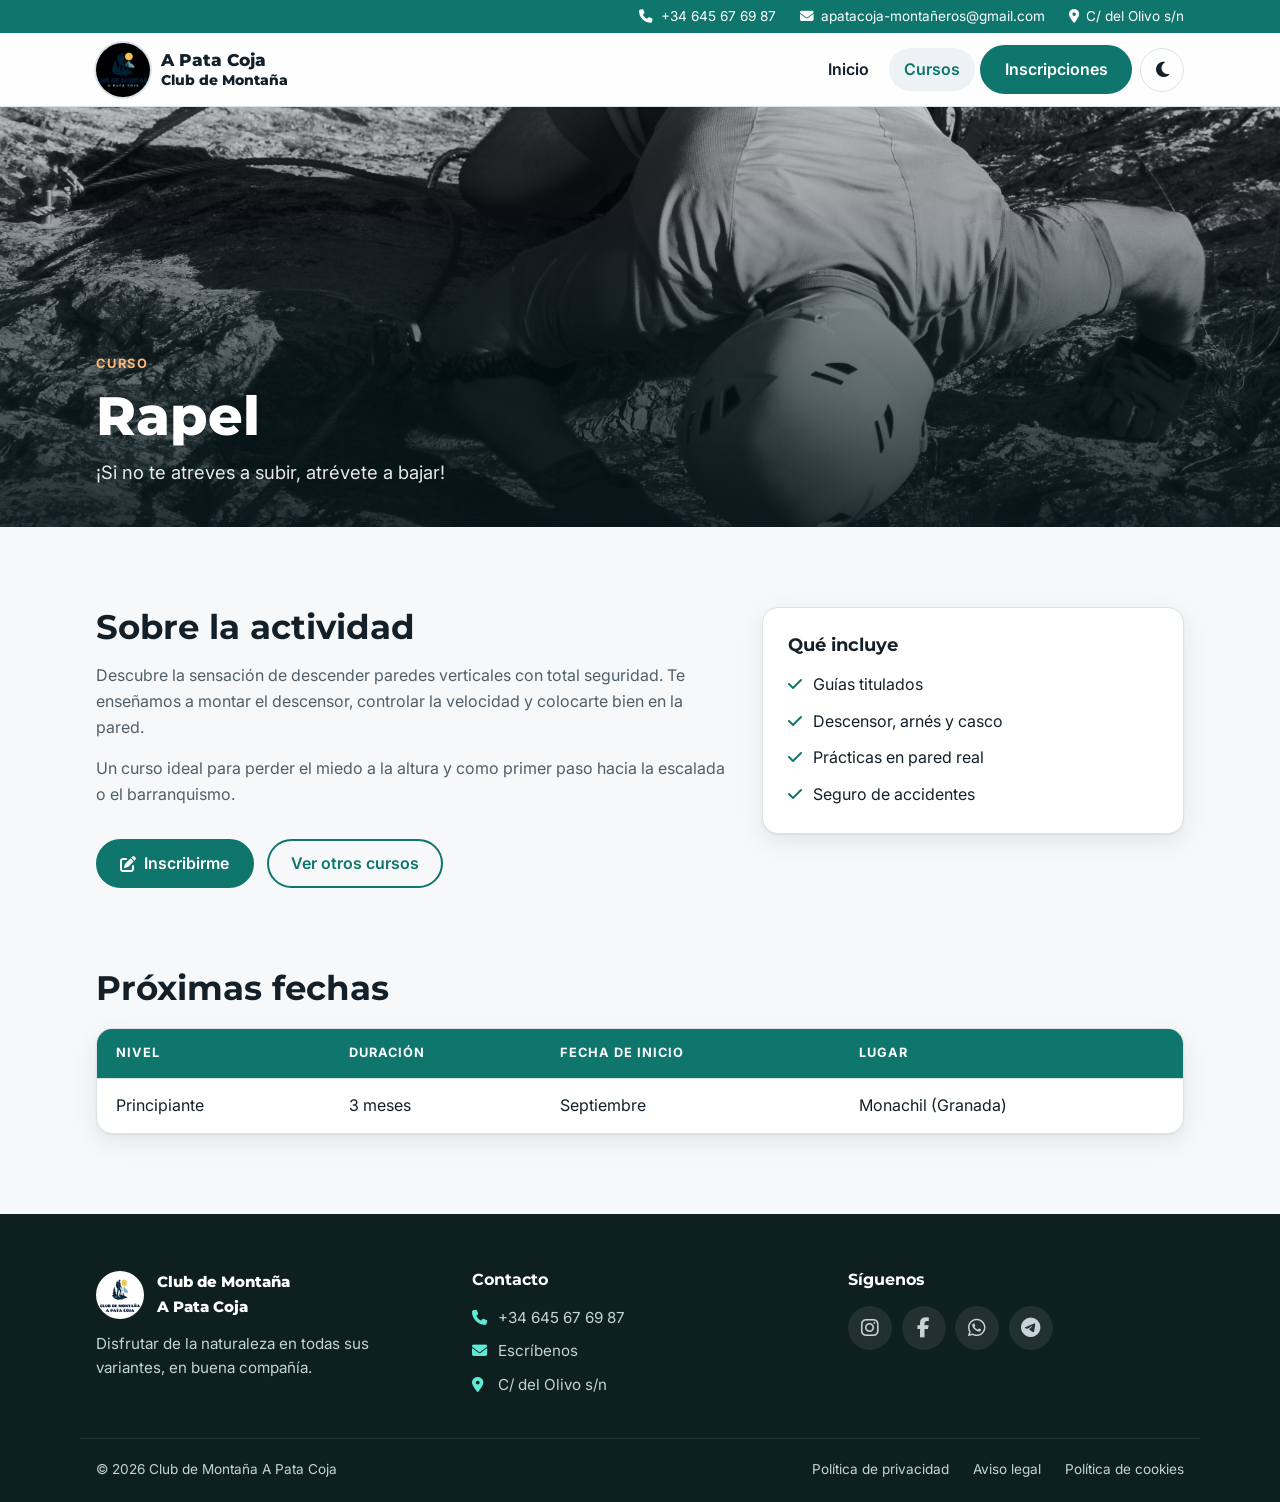
<file: rapel.html>
<!doctype html>
<html lang="es">

<head>
  <meta charset="UTF-8" />
  <meta name="viewport" content="width=device-width, initial-scale=1.0" />
  <title>Rapel · Club de Montaña A Pata Coja</title>
  <meta name="description" content="¡Si no te atreves a subir, atrévete a bajar! Curso de rapel para principiantes en Monachil (Granada)." />
  <!-- Vista previa al compartir (Open Graph y X) -->
  <meta property="og:type" content="website" />
  <meta property="og:site_name" content="Club de Montaña A Pata Coja" />
  <meta property="og:locale" content="es_ES" />
  <meta property="og:title" content="Rapel · Club de Montaña A Pata Coja" />
  <meta property="og:description" content="¡Si no te atreves a subir, atrévete a bajar! Curso de rapel para principiantes en Monachil (Granada)." />
  <meta property="og:url" content="https://a-pata-coja.vercel.app/rapel.html" />
  <meta property="og:image" content="https://a-pata-coja.vercel.app/assets/img/og/rapel.jpg" />
  <meta property="og:image:type" content="image/jpeg" />
  <meta property="og:image:width" content="1200" />
  <meta property="og:image:height" content="630" />
  <meta property="og:image:alt" content="Persona descendiendo una pared vertical en rapel" />
  <meta name="twitter:card" content="summary_large_image" />
  <meta name="twitter:title" content="Rapel · Club de Montaña A Pata Coja" />
  <meta name="twitter:description" content="¡Si no te atreves a subir, atrévete a bajar! Curso de rapel para principiantes en Monachil (Granada)." />
  <meta name="twitter:image" content="https://a-pata-coja.vercel.app/assets/img/og/rapel.jpg" />
  <meta name="twitter:image:alt" content="Persona descendiendo una pared vertical en rapel" />
  <link rel="preconnect" href="https://fonts.googleapis.com">
  <link rel="preconnect" href="https://fonts.gstatic.com" crossorigin>
  <link rel="stylesheet" href="https://fonts.googleapis.com/css2?family=Inter:wght@400;500;600;700&family=Montserrat:wght@600;700;800&display=swap">
  <link rel="stylesheet" href="https://cdnjs.cloudflare.com/ajax/libs/font-awesome/6.7.2/css/all.min.css">
  <link rel="stylesheet" href="assets/css/base.css">
  <link rel="stylesheet" href="assets/css/btn.css">
  <link rel="stylesheet" href="assets/css/header.css">
  <link rel="stylesheet" href="assets/css/footer.css">
  <link rel="stylesheet" href="assets/css/tablas.css">
  <link rel="stylesheet" href="assets/css/detalle.css">
  <script src="assets/js/tema.js"></script>
</head>

<body>
  <header class="site-header">
    <div class="topbar">
      <div class="contenedor topbar-inner">
        <a href="tel:+34645676987"><i class="fa-solid fa-phone" aria-hidden="true"></i>+34 645 67 69 87</a>
        <a class="topbar-email" href="mailto:apatacoja-montañeros@gmail.com"><i class="fa-solid fa-envelope" aria-hidden="true"></i>apatacoja-montañeros@gmail.com</a>
        <a href="https://maps.app.goo.gl/Ps1vS6Fa8XXHBqvt8" target="_blank" rel="noopener"><i class="fa-solid fa-location-dot" aria-hidden="true"></i>C/ del Olivo s/n</a>
      </div>
    </div>
    <nav class="contenedor nav" aria-label="Principal">
      <a id="logo" href="index.html">
        <picture>
          <source srcset="assets/img/logo-club.avif" type="image/avif">
          <source srcset="assets/img/logo-club.webp" type="image/webp">
          <img src="assets/img/logo-club.png" alt="Logo del Club de Montaña A Pata Coja" width="54" height="54">
        </picture>
        <span>A Pata Coja<br><small>Club de Montaña</small></span>
      </a>
      <div class="nav-acciones">
        <ul id="menu" class="nav-links">
          <li><a href="index.html">Inicio</a></li>
          <li><a href="index.html#cursos" aria-current="page">Cursos</a></li>
          <li><a href="formulario.html" class="boton">Inscripciones</a></li>
        </ul>
        <button id="boton-tema" class="boton-icono" type="button" aria-label="Activar modo oscuro"><i class="fa-solid fa-moon" aria-hidden="true"></i></button>
        <button id="boton-menu" class="boton-icono nav-toggle" type="button" aria-label="Abrir menú" aria-expanded="false" aria-controls="menu"><i class="fa-solid fa-bars" aria-hidden="true"></i></button>
      </div>
    </nav>
  </header>

  <main>
    <section class="banner">
      <img src="assets/img/rappel.jpg" alt="Persona descendiendo una pared vertical en rapel" fetchpriority="high">
      <div class="contenedor">
        <span class="antetitulo">Curso</span>
        <h1>Rapel</h1>
        <p>¡Si no te atreves a subir, atrévete a bajar!</p>
      </div>
    </section>

    <section class="seccion">
      <div class="contenedor detalle-intro">
        <div>
          <h2>Sobre la actividad</h2>
          <p>Descubre la sensación de descender paredes verticales con total seguridad. Te enseñamos a montar el descensor, controlar la velocidad y colocarte bien en la pared.</p>
          <p>Un curso ideal para perder el miedo a la altura y como primer paso hacia la escalada o el barranquismo.</p>
          <div class="detalle-cta">
            <a href="formulario.html" class="boton"><i class="fa-solid fa-pen-to-square" aria-hidden="true"></i>Inscribirme</a>
            <a href="index.html#cursos" class="boton boton-sec">Ver otros cursos</a>
          </div>
        </div>
        <aside class="ficha">
          <h3>Qué incluye</h3>
          <ul class="lista-check">
            <li><i class="fa-solid fa-check" aria-hidden="true"></i>Guías titulados</li>
            <li><i class="fa-solid fa-check" aria-hidden="true"></i>Descensor, arnés y casco</li>
            <li><i class="fa-solid fa-check" aria-hidden="true"></i>Prácticas en pared real</li>
            <li><i class="fa-solid fa-check" aria-hidden="true"></i>Seguro de accidentes</li>
          </ul>
        </aside>
      </div>
    </section>

    <section class="seccion detalle-tabla">
      <div class="contenedor">
        <h2>Próximas fechas</h2>
        <div class="tabla-scroll">
          <table class="tabla">
            <thead>
              <tr>
                <th scope="col">Nivel</th>
                <th scope="col">Duración</th>
                <th scope="col">Fecha de inicio</th>
                <th scope="col">Lugar</th>
              </tr>
            </thead>
            <tbody>
              <tr>
                <td>Principiante</td>
                <td>3 meses</td>
                <td>Septiembre</td>
                <td>Monachil (Granada)</td>
              </tr>
            </tbody>
          </table>
        </div>
      </div>
    </section>
  </main>

  <footer id="footer" class="site-footer">
    <div class="contenedor footer-grid">
      <div>
        <div class="footer-marca">
          <img src="assets/img/logo-club.webp" alt="" width="48" height="48">
          <span>Club de Montaña<br>A Pata Coja</span>
        </div>
        <p>Disfrutar de la naturaleza en todas sus variantes, en buena compañía.</p>
      </div>
      <div>
        <h3>Contacto</h3>
        <ul class="footer-lista">
          <li><a href="tel:+34645676987"><i class="fa-solid fa-phone" aria-hidden="true"></i>+34 645 67 69 87</a></li>
          <li><a href="mailto:apatacoja-montañeros@gmail.com"><i class="fa-solid fa-envelope" aria-hidden="true"></i>Escríbenos</a></li>
          <li><a href="https://maps.app.goo.gl/Ps1vS6Fa8XXHBqvt8" target="_blank" rel="noopener"><i class="fa-solid fa-location-dot" aria-hidden="true"></i>C/ del Olivo s/n</a></li>
        </ul>
      </div>
      <div>
        <h3>Síguenos</h3>
        <div class="redes-sociales">
          <a href="#" aria-label="Instagram"><i class="fa-brands fa-instagram" aria-hidden="true"></i></a>
          <a href="#" aria-label="Facebook"><i class="fa-brands fa-facebook-f" aria-hidden="true"></i></a>
          <a href="#" aria-label="WhatsApp"><i class="fa-brands fa-whatsapp" aria-hidden="true"></i></a>
          <a href="#" aria-label="Telegram"><i class="fa-brands fa-telegram" aria-hidden="true"></i></a>
        </div>
      </div>
    </div>
    <div class="contenedor footer-inferior">
      <p>© <span id="anio"></span> Club de Montaña A Pata Coja</p>
      <div class="politicas">
        <a href="#">Política de privacidad</a>
        <a href="#">Aviso legal</a>
        <a href="#">Política de cookies</a>
      </div>
    </div>
  </footer>
</body>

</html>
</file>
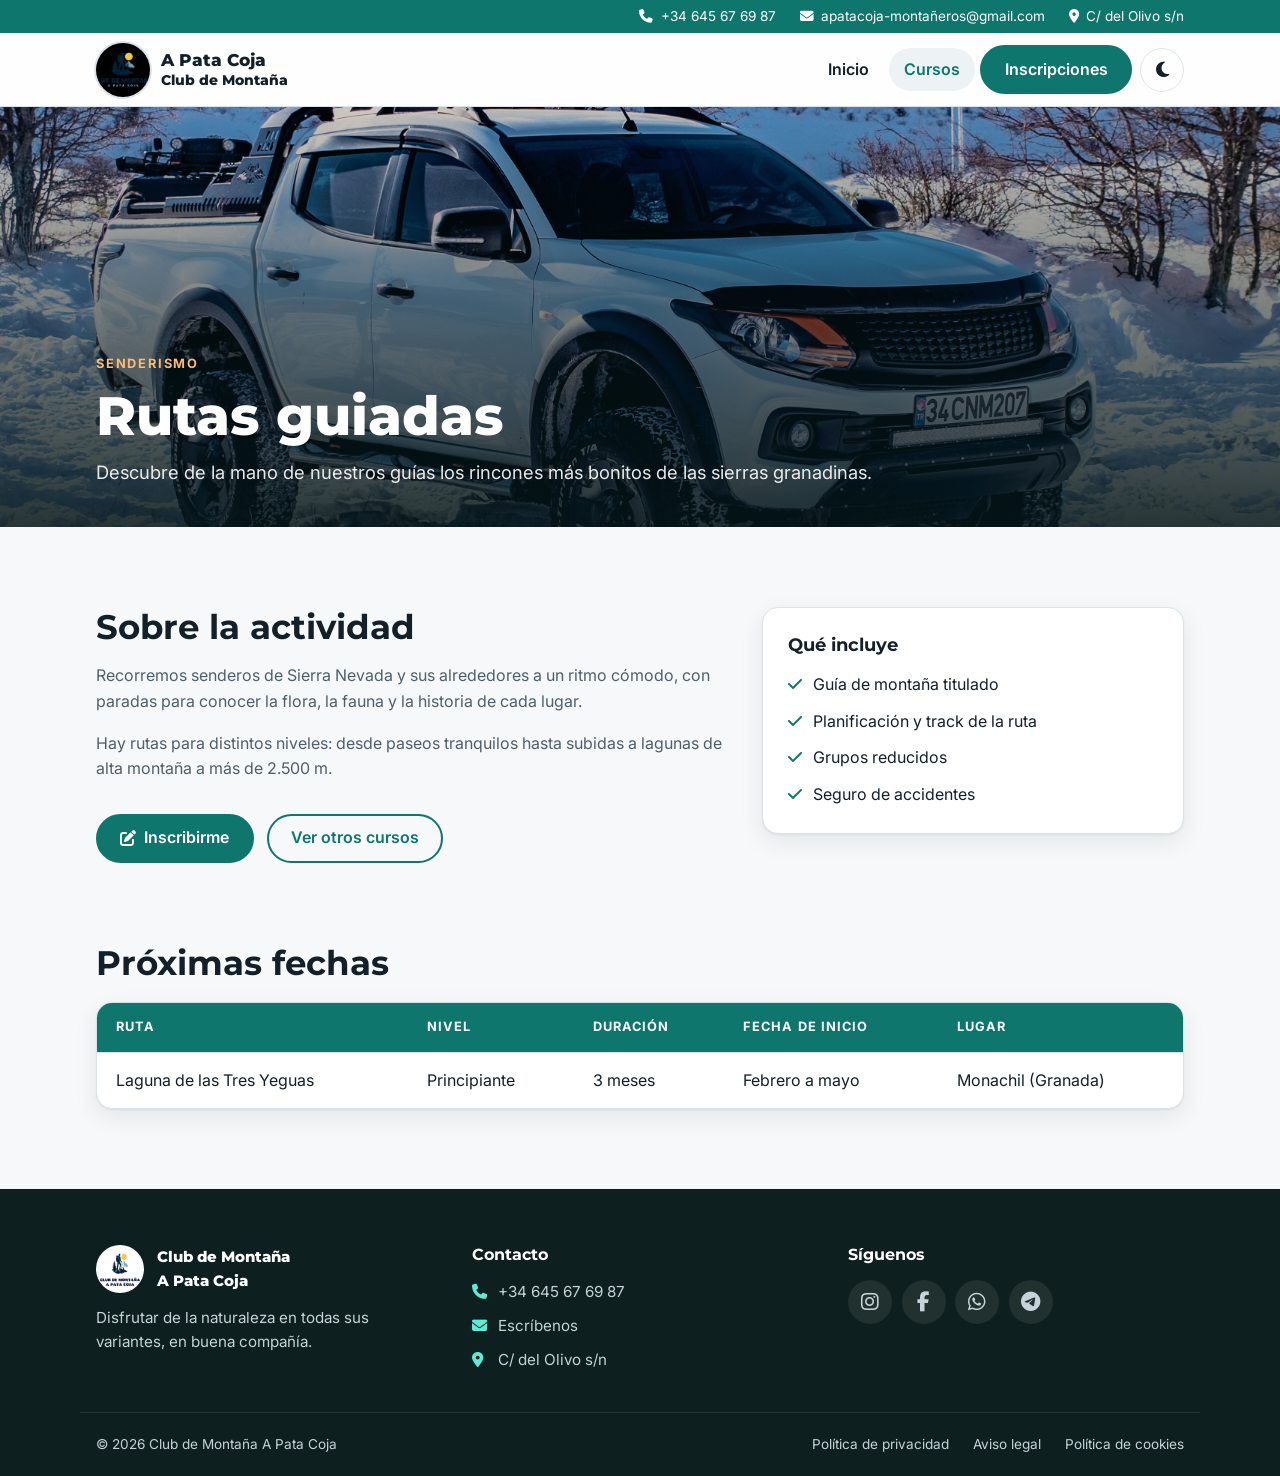
<file: rutas-guiadas.html>
<!doctype html>
<html lang="es">

<head>
  <meta charset="UTF-8" />
  <meta name="viewport" content="width=device-width, initial-scale=1.0" />
  <title>Rutas guiadas · Club de Montaña A Pata Coja</title>
  <meta name="description" content="Descubre con nuestros guías los rincones más bonitos de Sierra Nevada y las sierras granadinas." />
  <!-- Vista previa al compartir (Open Graph y X) -->
  <meta property="og:type" content="website" />
  <meta property="og:site_name" content="Club de Montaña A Pata Coja" />
  <meta property="og:locale" content="es_ES" />
  <meta property="og:title" content="Rutas guiadas · Club de Montaña A Pata Coja" />
  <meta property="og:description" content="Descubre con nuestros guías los rincones más bonitos de Sierra Nevada y las sierras granadinas." />
  <meta property="og:url" content="https://a-pata-coja.vercel.app/rutas-guiadas.html" />
  <meta property="og:image" content="https://a-pata-coja.vercel.app/assets/img/og/rutas-guiadas.jpg" />
  <meta property="og:image:type" content="image/jpeg" />
  <meta property="og:image:width" content="1200" />
  <meta property="og:image:height" content="630" />
  <meta property="og:image:alt" content="Grupo de senderistas en una ruta de montaña" />
  <meta name="twitter:card" content="summary_large_image" />
  <meta name="twitter:title" content="Rutas guiadas · Club de Montaña A Pata Coja" />
  <meta name="twitter:description" content="Descubre con nuestros guías los rincones más bonitos de Sierra Nevada y las sierras granadinas." />
  <meta name="twitter:image" content="https://a-pata-coja.vercel.app/assets/img/og/rutas-guiadas.jpg" />
  <meta name="twitter:image:alt" content="Grupo de senderistas en una ruta de montaña" />
  <link rel="preconnect" href="https://fonts.googleapis.com">
  <link rel="preconnect" href="https://fonts.gstatic.com" crossorigin>
  <link rel="stylesheet" href="https://fonts.googleapis.com/css2?family=Inter:wght@400;500;600;700&family=Montserrat:wght@600;700;800&display=swap">
  <link rel="stylesheet" href="https://cdnjs.cloudflare.com/ajax/libs/font-awesome/6.7.2/css/all.min.css">
  <link rel="stylesheet" href="assets/css/base.css">
  <link rel="stylesheet" href="assets/css/btn.css">
  <link rel="stylesheet" href="assets/css/header.css">
  <link rel="stylesheet" href="assets/css/footer.css">
  <link rel="stylesheet" href="assets/css/tablas.css">
  <link rel="stylesheet" href="assets/css/detalle.css">
  <script src="assets/js/tema.js"></script>
</head>

<body>
  <header class="site-header">
    <div class="topbar">
      <div class="contenedor topbar-inner">
        <a href="tel:+34645676987"><i class="fa-solid fa-phone" aria-hidden="true"></i>+34 645 67 69 87</a>
        <a class="topbar-email" href="mailto:apatacoja-montañeros@gmail.com"><i class="fa-solid fa-envelope" aria-hidden="true"></i>apatacoja-montañeros@gmail.com</a>
        <a href="https://maps.app.goo.gl/Ps1vS6Fa8XXHBqvt8" target="_blank" rel="noopener"><i class="fa-solid fa-location-dot" aria-hidden="true"></i>C/ del Olivo s/n</a>
      </div>
    </div>
    <nav class="contenedor nav" aria-label="Principal">
      <a id="logo" href="index.html">
        <picture>
          <source srcset="assets/img/logo-club.avif" type="image/avif">
          <source srcset="assets/img/logo-club.webp" type="image/webp">
          <img src="assets/img/logo-club.png" alt="Logo del Club de Montaña A Pata Coja" width="54" height="54">
        </picture>
        <span>A Pata Coja<br><small>Club de Montaña</small></span>
      </a>
      <div class="nav-acciones">
        <ul id="menu" class="nav-links">
          <li><a href="index.html">Inicio</a></li>
          <li><a href="index.html#cursos" aria-current="page">Cursos</a></li>
          <li><a href="formulario.html" class="boton">Inscripciones</a></li>
        </ul>
        <button id="boton-tema" class="boton-icono" type="button" aria-label="Activar modo oscuro"><i class="fa-solid fa-moon" aria-hidden="true"></i></button>
        <button id="boton-menu" class="boton-icono nav-toggle" type="button" aria-label="Abrir menú" aria-expanded="false" aria-controls="menu"><i class="fa-solid fa-bars" aria-hidden="true"></i></button>
      </div>
    </nav>
  </header>

  <main>
    <section class="banner">
      <img src="assets/img/grupos-guiados.jpg" alt="Grupo de senderistas en una ruta de montaña" fetchpriority="high">
      <div class="contenedor">
        <span class="antetitulo">Senderismo</span>
        <h1>Rutas guiadas</h1>
        <p>Descubre de la mano de nuestros guías los rincones más bonitos de las sierras granadinas.</p>
      </div>
    </section>

    <section class="seccion">
      <div class="contenedor detalle-intro">
        <div>
          <h2>Sobre la actividad</h2>
          <p>Recorremos senderos de Sierra Nevada y sus alrededores a un ritmo cómodo, con paradas para conocer la flora, la fauna y la historia de cada lugar.</p>
          <p>Hay rutas para distintos niveles: desde paseos tranquilos hasta subidas a lagunas de alta montaña a más de 2.500 m.</p>
          <div class="detalle-cta">
            <a href="formulario.html" class="boton"><i class="fa-solid fa-pen-to-square" aria-hidden="true"></i>Inscribirme</a>
            <a href="index.html#cursos" class="boton boton-sec">Ver otros cursos</a>
          </div>
        </div>
        <aside class="ficha">
          <h3>Qué incluye</h3>
          <ul class="lista-check">
            <li><i class="fa-solid fa-check" aria-hidden="true"></i>Guía de montaña titulado</li>
            <li><i class="fa-solid fa-check" aria-hidden="true"></i>Planificación y track de la ruta</li>
            <li><i class="fa-solid fa-check" aria-hidden="true"></i>Grupos reducidos</li>
            <li><i class="fa-solid fa-check" aria-hidden="true"></i>Seguro de accidentes</li>
          </ul>
        </aside>
      </div>
    </section>

    <section class="seccion detalle-tabla">
      <div class="contenedor">
        <h2>Próximas fechas</h2>
        <div class="tabla-scroll">
          <table class="tabla">
            <thead>
              <tr>
                <th scope="col">Ruta</th>
                <th scope="col">Nivel</th>
                <th scope="col">Duración</th>
                <th scope="col">Fecha de inicio</th>
                <th scope="col">Lugar</th>
              </tr>
            </thead>
            <tbody>
              <tr>
                <td>Laguna de las Tres Yeguas</td>
                <td>Principiante</td>
                <td>3 meses</td>
                <td>Febrero a mayo</td>
                <td>Monachil (Granada)</td>
              </tr>
            </tbody>
          </table>
        </div>
      </div>
    </section>
  </main>

  <footer id="footer" class="site-footer">
    <div class="contenedor footer-grid">
      <div>
        <div class="footer-marca">
          <img src="assets/img/logo-club.webp" alt="" width="48" height="48">
          <span>Club de Montaña<br>A Pata Coja</span>
        </div>
        <p>Disfrutar de la naturaleza en todas sus variantes, en buena compañía.</p>
      </div>
      <div>
        <h3>Contacto</h3>
        <ul class="footer-lista">
          <li><a href="tel:+34645676987"><i class="fa-solid fa-phone" aria-hidden="true"></i>+34 645 67 69 87</a></li>
          <li><a href="mailto:apatacoja-montañeros@gmail.com"><i class="fa-solid fa-envelope" aria-hidden="true"></i>Escríbenos</a></li>
          <li><a href="https://maps.app.goo.gl/Ps1vS6Fa8XXHBqvt8" target="_blank" rel="noopener"><i class="fa-solid fa-location-dot" aria-hidden="true"></i>C/ del Olivo s/n</a></li>
        </ul>
      </div>
      <div>
        <h3>Síguenos</h3>
        <div class="redes-sociales">
          <a href="#" aria-label="Instagram"><i class="fa-brands fa-instagram" aria-hidden="true"></i></a>
          <a href="#" aria-label="Facebook"><i class="fa-brands fa-facebook-f" aria-hidden="true"></i></a>
          <a href="#" aria-label="WhatsApp"><i class="fa-brands fa-whatsapp" aria-hidden="true"></i></a>
          <a href="#" aria-label="Telegram"><i class="fa-brands fa-telegram" aria-hidden="true"></i></a>
        </div>
      </div>
    </div>
    <div class="contenedor footer-inferior">
      <p>© <span id="anio"></span> Club de Montaña A Pata Coja</p>
      <div class="politicas">
        <a href="#">Política de privacidad</a>
        <a href="#">Aviso legal</a>
        <a href="#">Política de cookies</a>
      </div>
    </div>
  </footer>
</body>

</html>
</file>
<file: assets/css/base.css>
/* ===================================================================
   base.css — Sistema de diseño común (colores, tipografía, reset)
   Modo claro por defecto; modo oscuro según el sistema o el botón
   (atributo data-tema="oscuro" | "claro" en <html>).
   =================================================================== */

:root {
  /* Superficies y texto */
  --fondo: #f6f8f9;
  --superficie: #ffffff;
  --superficie-2: #edf2f4;
  --texto: #132029;
  --texto-suave: #4f5f6b;
  --borde: #dbe3e8;

  /* Marca: verde azulado (lagunas) + naranja atardecer */
  --primario: #0f766e;
  --primario-hover: #115e59;
  --sobre-primario: #ffffff;
  --primario-suave: #d5f5ef;
  --acento: #ea580c;
  --acento-texto: #c2410c;

  /* Estados */
  --error: #b42318;
  --error-fondo: #fdecea;
  --ok: #15803d;

  /* Zonas concretas */
  --cabecera-fondo: rgb(255 255 255 / 0.86);
  --pie-fondo: #0d1f1e;
  --pie-texto: #c6d3d9;

  /* Forma */
  --sombra: 0 1px 2px rgb(15 23 42 / 0.06), 0 8px 24px rgb(15 23 42 / 0.08);
  --sombra-alta: 0 4px 8px rgb(15 23 42 / 0.08), 0 18px 40px rgb(15 23 42 / 0.16);
  --radio: 16px;
  --radio-sm: 8px;
  --ancho: 1120px;

  /* Tipografía */
  --fuente-titulos: "Montserrat", system-ui, sans-serif;
  --fuente-texto: "Inter", system-ui, "Segoe UI", Roboto, sans-serif;

  color-scheme: light;
}

/* Modo oscuro automático (si el usuario no ha elegido claro) */
@media (prefers-color-scheme: dark) {
  :root:not([data-tema="claro"]) {
    --fondo: #0b1116;
    --superficie: #121a21;
    --superficie-2: #1a252e;
    --texto: #e6edf2;
    --texto-suave: #9cabb7;
    --borde: #26333e;
    --primario: #2dd4bf;
    --primario-hover: #5eead4;
    --sobre-primario: #042f2e;
    --primario-suave: #123f3b;
    --acento: #fb923c;
    --acento-texto: #fdba74;
    --error: #f87171;
    --error-fondo: #3a1616;
    --ok: #4ade80;
    --cabecera-fondo: rgb(11 17 22 / 0.86);
    --pie-fondo: #070b0e;
    --pie-texto: #9cabb7;
    --sombra: 0 1px 2px rgb(0 0 0 / 0.4), 0 8px 24px rgb(0 0 0 / 0.35);
    --sombra-alta: 0 4px 8px rgb(0 0 0 / 0.4), 0 18px 40px rgb(0 0 0 / 0.5);
    color-scheme: dark;
  }
}

/* Modo oscuro elegido con el botón */
:root[data-tema="oscuro"] {
  --fondo: #0b1116;
  --superficie: #121a21;
  --superficie-2: #1a252e;
  --texto: #e6edf2;
  --texto-suave: #9cabb7;
  --borde: #26333e;
  --primario: #2dd4bf;
  --primario-hover: #5eead4;
  --sobre-primario: #042f2e;
  --primario-suave: #123f3b;
  --acento: #fb923c;
  --acento-texto: #fdba74;
  --error: #f87171;
  --error-fondo: #3a1616;
  --ok: #4ade80;
  --cabecera-fondo: rgb(11 17 22 / 0.86);
  --pie-fondo: #070b0e;
  --pie-texto: #9cabb7;
  --sombra: 0 1px 2px rgb(0 0 0 / 0.4), 0 8px 24px rgb(0 0 0 / 0.35);
  --sombra-alta: 0 4px 8px rgb(0 0 0 / 0.4), 0 18px 40px rgb(0 0 0 / 0.5);
  color-scheme: dark;
}

/* Reset */
*,
*::before,
*::after {
  margin: 0;
  padding: 0;
  box-sizing: border-box;
}

html {
  scroll-behavior: smooth;
  scroll-padding-top: 120px; /* para que la cabecera fija no tape los anclajes */
}

body {
  font-family: var(--fuente-texto);
  font-size: 1rem;
  line-height: 1.6;
  color: var(--texto);
  background: var(--fondo);
  transition: background-color 0.3s ease, color 0.3s ease;
}

img,
picture {
  display: block;
  max-width: 100%;
}

h1,
h2,
h3 {
  font-family: var(--fuente-titulos);
  line-height: 1.2;
  color: var(--texto);
}

h1 { font-size: clamp(2rem, 5vw, 3.4rem); font-weight: 800; }
h2 { font-size: clamp(1.5rem, 3vw, 2.1rem); font-weight: 700; }
h3 { font-size: 1.15rem; font-weight: 700; }

a {
  color: var(--primario);
}

:focus-visible {
  outline: 3px solid var(--acento);
  outline-offset: 3px;
  border-radius: 4px;
}

/* Utilidades de maquetación */
.contenedor {
  width: 100%;
  max-width: var(--ancho);
  margin-inline: auto;
  padding-inline: 16px;
}

.seccion {
  padding-block: clamp(3rem, 7vw, 5rem);
}

.seccion-cabecera {
  text-align: center;
  max-width: 640px;
  margin: 0 auto 2.5rem;
}

.seccion-cabecera p {
  color: var(--texto-suave);
  margin-top: 0.6rem;
}

.antetitulo {
  display: inline-block;
  font-size: 0.8rem;
  font-weight: 700;
  letter-spacing: 0.14em;
  text-transform: uppercase;
  color: var(--acento-texto);
  margin-bottom: 0.5rem;
}

.solo-lector {
  position: absolute;
  width: 1px;
  height: 1px;
  overflow: hidden;
  clip: rect(0 0 0 0);
  white-space: nowrap;
}

@media (prefers-reduced-motion: reduce) {
  *,
  *::before,
  *::after {
    transition: none !important;
    animation: none !important;
    scroll-behavior: auto !important;
  }
}
</file>
<file: assets/css/btn.css>
/* Botones comunes a toda la web */
.boton {
  display: inline-flex;
  align-items: center;
  justify-content: center;
  gap: 0.5rem;
  min-height: 44px;
  padding: 0.6rem 1.4rem;
  font: inherit;
  font-weight: 600;
  text-decoration: none;
  color: var(--sobre-primario);
  background: var(--primario);
  border: 2px solid var(--primario);
  border-radius: 999px;
  cursor: pointer;
  transition: background-color 0.2s ease, border-color 0.2s ease, color 0.2s ease, transform 0.2s ease;
}

.boton:hover {
  background: var(--primario-hover);
  border-color: var(--primario-hover);
  transform: translateY(-2px);
}

/* Secundario: solo borde */
.boton-sec {
  background: transparent;
  color: var(--primario);
}

.boton-sec:hover {
  color: var(--sobre-primario);
}

/* Para fondos oscuros o fotos (hero) */
.boton-claro {
  background: transparent;
  color: #fff;
  border-color: rgb(255 255 255 / 0.8);
}

.boton-claro:hover {
  background: #fff;
  border-color: #fff;
  color: #0d1f1e;
}

/* Botón redondo solo con icono (modo oscuro, menú) */
.boton-icono {
  display: inline-grid;
  place-items: center;
  width: 44px;
  height: 44px;
  font-size: 1.1rem;
  color: var(--texto);
  background: transparent;
  border: 1px solid var(--borde);
  border-radius: 50%;
  cursor: pointer;
  transition: background-color 0.2s ease, color 0.2s ease;
}

.boton-icono:hover {
  background: var(--superficie-2);
  color: var(--primario);
}
</file>
<file: assets/css/header.css>
/* Cabecera fija con barra de contacto y navegación */
.site-header {
  position: sticky;
  top: 0;
  z-index: 1000;
  background: var(--cabecera-fondo);
  backdrop-filter: blur(12px);
  -webkit-backdrop-filter: blur(12px);
  border-bottom: 1px solid var(--borde);
}

/* Barra superior de contacto */
.topbar {
  background: var(--primario);
  color: var(--sobre-primario);
  font-size: 0.85rem;
}

.topbar-inner {
  display: flex;
  flex-wrap: wrap;
  justify-content: flex-end;
  gap: 0.2rem 1.5rem;
  padding-block: 0.35rem;
}

.topbar a {
  display: inline-flex;
  align-items: center;
  gap: 0.45rem;
  color: inherit;
  text-decoration: none;
}

.topbar a:hover {
  text-decoration: underline;
}

/* Navegación principal */
.nav {
  position: relative;
  display: flex;
  align-items: center;
  justify-content: space-between;
  gap: 1rem;
  padding-block: 0.6rem;
}

#logo {
  display: flex;
  align-items: center;
  gap: 0.7rem;
  color: var(--texto);
  text-decoration: none;
  font-family: var(--fuente-titulos);
  font-weight: 800;
  font-size: 1.05rem;
  line-height: 1.1;
}

#logo img {
  width: 54px;
  height: 54px;
  object-fit: cover;
  border-radius: 50%;
  background: #fff;
  box-shadow: 0 0 0 2px var(--borde);
}

.nav-acciones {
  display: flex;
  align-items: center;
  gap: 0.5rem;
}

.nav-links {
  display: flex;
  align-items: center;
  gap: 0.3rem;
  list-style: none;
}

.nav-links a:not(.boton) {
  display: block;
  padding: 0.55rem 0.95rem;
  border-radius: 999px;
  color: var(--texto);
  font-weight: 600;
  text-decoration: none;
  transition: background-color 0.2s ease, color 0.2s ease;
}

.nav-links a:not(.boton):hover,
.nav-links a[aria-current="page"]:not(.boton) {
  background: var(--superficie-2);
  color: var(--primario);
}

.nav-toggle {
  display: none;
}

/* Móvil: menú desplegable */
@media (max-width: 800px) {
  .topbar-inner {
    justify-content: center;
  }

  .topbar .topbar-email {
    display: none;
  }

  .nav-toggle {
    display: inline-grid;
  }

  .nav-links {
    position: absolute;
    top: 100%;
    left: 0;
    right: 0;
    display: none;
    flex-direction: column;
    align-items: stretch;
    gap: 0.3rem;
    padding: 1rem 16px 1.2rem;
    background: var(--superficie);
    border-bottom: 1px solid var(--borde);
    box-shadow: var(--sombra);
  }

  .nav-links.abierto {
    display: flex;
  }

  .nav-links .boton {
    width: 100%;
  }
}
</file>
<file: assets/css/footer.css>
/* Pie de página */
.site-footer {
  background: var(--pie-fondo);
  color: var(--pie-texto);
  padding-top: 3.5rem;
  font-size: 0.95rem;
}

.site-footer h3 {
  color: #fff;
  font-size: 1rem;
  margin-bottom: 1rem;
}

.footer-grid {
  display: grid;
  gap: 2.5rem;
  grid-template-columns: repeat(auto-fit, minmax(220px, 1fr));
  padding-bottom: 2.5rem;
}

.footer-marca {
  display: flex;
  align-items: center;
  gap: 0.8rem;
  margin-bottom: 0.8rem;
  color: #fff;
  font-family: var(--fuente-titulos);
  font-weight: 800;
}

.footer-marca img {
  width: 48px;
  height: 48px;
  border-radius: 50%;
  background: #fff;
}

.footer-lista {
  list-style: none;
  display: grid;
  gap: 0.6rem;
}

.site-footer a {
  color: var(--pie-texto);
  text-decoration: none;
  transition: color 0.2s ease;
}

.site-footer a:hover {
  color: #fff;
}

.footer-lista i {
  width: 1.2rem;
  margin-right: 0.4rem;
  color: #5eead4;
}

.redes-sociales {
  display: flex;
  gap: 0.6rem;
}

.redes-sociales a {
  display: grid;
  place-items: center;
  width: 44px;
  height: 44px;
  font-size: 1.25rem;
  border-radius: 50%;
  background: rgb(255 255 255 / 0.08);
  transition: background-color 0.2s ease, color 0.2s ease, transform 0.2s ease;
}

.redes-sociales a:hover {
  background: #2dd4bf;
  color: #042f2e;
  transform: translateY(-2px);
}

.footer-inferior {
  display: flex;
  flex-wrap: wrap;
  justify-content: space-between;
  gap: 1rem;
  padding-block: 1.3rem;
  border-top: 1px solid rgb(255 255 255 / 0.1);
  font-size: 0.85rem;
}

.politicas {
  display: flex;
  flex-wrap: wrap;
  gap: 0.5rem 1.5rem;
}
</file>
<file: assets/css/style.css>
/* ===================================================================
   style.css — Página de inicio
   =================================================================== */

/* Hero a pantalla completa */
.hero {
  position: relative;
  isolation: isolate;
  display: grid;
  place-items: center;
  min-height: min(82vh, 680px);
  padding-block: 4rem;
  text-align: center;
  color: #fff;
  overflow: hidden;
}

.hero > img {
  position: absolute;
  inset: 0;
  z-index: -2;
  width: 100%;
  height: 100%;
  object-fit: cover;
}

.hero::after {
  content: "";
  position: absolute;
  inset: 0;
  z-index: -1;
  background: linear-gradient(180deg, rgb(4 22 26 / 0.35) 0%, rgb(4 22 26 / 0.78) 100%);
}

.hero-contenido {
  max-width: 760px;
}

.hero .antetitulo {
  color: #fdba74;
}

.hero h1 {
  color: #fff;
  text-shadow: 0 2px 20px rgb(0 0 0 / 0.35);
}

.hero-lema {
  margin-top: 1.2rem;
  font-size: clamp(1.05rem, 2vw, 1.25rem);
  color: rgb(255 255 255 / 0.92);
}

.hero-cita {
  margin-top: 0.8rem;
  font-style: italic;
  color: rgb(255 255 255 / 0.75);
}

.hero-acciones {
  display: flex;
  flex-wrap: wrap;
  justify-content: center;
  gap: 0.8rem;
  margin-top: 2rem;
}

/* Tarjetas de cursos */
.cursos {
  display: grid;
  gap: 1.5rem;
  grid-template-columns: repeat(auto-fit, minmax(min(100%, 240px), 1fr));
}

.tarjeta-cursos {
  display: flex;
  flex-direction: column;
  background: var(--superficie);
  border: 1px solid var(--borde);
  border-radius: var(--radio);
  box-shadow: var(--sombra);
  overflow: hidden;
  transition: transform 0.3s ease, box-shadow 0.3s ease;
}

.tarjeta-cursos:hover {
  transform: translateY(-6px);
  box-shadow: var(--sombra-alta);
}

.tarjeta-cursos img {
  width: 100%;
  aspect-ratio: 4 / 3;
  object-fit: cover;
  transition: transform 0.5s ease;
}

.tarjeta-cursos:hover img {
  transform: scale(1.05);
}

.tarjeta-imagen {
  overflow: hidden;
}

.tarjeta-cuerpo {
  display: flex;
  flex: 1;
  flex-direction: column;
  gap: 0.6rem;
  padding: 1.3rem;
}

.tarjeta-cuerpo p {
  color: var(--texto-suave);
}

.tarjeta-cuerpo .boton {
  margin-top: auto;
  align-self: flex-start;
}

/* Por qué elegirnos */
.ventajas-fondo {
  background: var(--superficie-2);
}

.ventajas {
  display: grid;
  gap: 1.5rem;
  grid-template-columns: repeat(auto-fit, minmax(min(100%, 220px), 1fr));
}

.ventaja {
  padding: 1.6rem;
  background: var(--superficie);
  border: 1px solid var(--borde);
  border-radius: var(--radio);
}

.ventaja i {
  display: grid;
  place-items: center;
  width: 52px;
  height: 52px;
  margin-bottom: 1rem;
  font-size: 1.35rem;
  color: var(--primario);
  background: var(--primario-suave);
  border-radius: 14px;
}

.ventaja p {
  margin-top: 0.4rem;
  color: var(--texto-suave);
}

/* Banda final de llamada a la acción */
.cta {
  display: flex;
  flex-wrap: wrap;
  align-items: center;
  justify-content: space-between;
  gap: 1.5rem;
  padding: clamp(1.8rem, 4vw, 3rem);
  border-radius: var(--radio);
  background: linear-gradient(135deg, #0f766e, #134e4a);
  color: #fff;
}

.cta h2 {
  color: #fff;
}

.cta p {
  margin-top: 0.4rem;
  color: rgb(255 255 255 / 0.85);
}

.cta .boton {
  background: #fff;
  border-color: #fff;
  color: #0f3d3a;
}

.cta .boton:hover {
  background: #fdba74;
  border-color: #fdba74;
}
</file>
<file: assets/css/tablas.css>
/* Tablas de fechas de los cursos */
.tabla-scroll {
  overflow-x: auto;
  border: 1px solid var(--borde);
  border-radius: var(--radio);
  box-shadow: var(--sombra);
  background: var(--superficie);
}

.tabla {
  width: 100%;
  min-width: 560px;
  border-collapse: collapse;
}

.tabla th,
.tabla td {
  padding: 0.9rem 1.2rem;
  text-align: left;
}

.tabla th {
  font-size: 0.8rem;
  letter-spacing: 0.08em;
  text-transform: uppercase;
  color: var(--sobre-primario);
  background: var(--primario);
}

.tabla td {
  border-top: 1px solid var(--borde);
}

.tabla tbody tr:nth-child(even) {
  background: var(--superficie-2);
}

.tabla tbody tr:hover {
  background: var(--primario-suave);
}
</file>
<file: assets/css/detalle.css>
/* ===================================================================
   detalle.css — Plantilla común de las páginas de cada curso
   (escalada, barranquismo, rapel y rutas guiadas)
   =================================================================== */

/* Banner con foto */
.banner {
  position: relative;
  isolation: isolate;
  display: flex;
  align-items: flex-end;
  min-height: clamp(260px, 42vw, 420px);
  padding-block: 2.5rem;
  color: #fff;
  overflow: hidden;
}

.banner > img {
  position: absolute;
  inset: 0;
  z-index: -2;
  width: 100%;
  height: 100%;
  object-fit: cover;
}

.banner::after {
  content: "";
  position: absolute;
  inset: 0;
  z-index: -1;
  background: linear-gradient(to top, rgb(4 22 26 / 0.85), rgb(4 22 26 / 0.15));
}

.banner h1 {
  color: #fff;
}

.banner .antetitulo {
  color: #fdba74;
}

.banner p:last-child {
  margin-top: 0.6rem;
  font-size: 1.15rem;
  color: rgb(255 255 255 / 0.9);
}

/* Introducción: texto + ficha "qué incluye" */
.detalle-intro {
  display: grid;
  gap: 2rem;
  grid-template-columns: minmax(0, 3fr) minmax(0, 2fr);
  align-items: start;
}

.detalle-intro p {
  margin-top: 1rem;
  color: var(--texto-suave);
  max-width: 65ch;
}

.ficha {
  padding: 1.6rem;
  background: var(--superficie);
  border: 1px solid var(--borde);
  border-radius: var(--radio);
  box-shadow: var(--sombra);
}

.ficha h3 {
  margin-bottom: 1rem;
}

.lista-check {
  list-style: none;
  display: grid;
  gap: 0.7rem;
}

.lista-check li {
  display: flex;
  gap: 0.7rem;
  align-items: baseline;
}

.lista-check i {
  color: var(--primario);
}

.detalle-tabla h2 {
  margin-bottom: 1.2rem;
}

.detalle-cta {
  margin-top: 2rem;
  display: flex;
  flex-wrap: wrap;
  gap: 0.8rem;
}

@media (max-width: 760px) {
  .detalle-intro {
    grid-template-columns: 1fr;
  }
}

.detalle-tabla {
  padding-top: 0;
}
</file>
<file: assets/css/incripciones.css>
/* ===================================================================
   incripciones.css — Página del formulario (formulario.html)
   Usa las variables de base.css, así funciona también en modo oscuro.
   Las clases que crea app.js (.tarjeta, .destacada, .mensaje-ok…) se mantienen.
   =================================================================== */

main {
  max-width: 1000px;
  margin: 0 auto;
  padding: 0 16px 4rem;
}

main h2 {
  margin: 3rem 0 1rem;
}

/* Cabecera: la foto de portada ocupa todo el ancho */
.cabecera {
  position: relative;
  min-height: 180px;
  background: #0d1f1e;
  color: #fff;
}

.cabecera img {
  display: block;
  width: 100%;
  height: clamp(220px, 36vw, 400px);
  object-fit: cover;
}

.cabecera figcaption {
  position: absolute;
  top: 0.8rem;
  right: 1rem;
  z-index: 1;
  padding: 0.2rem 0.7rem;
  font-size: 0.8rem;
  border-radius: 999px;
  background: rgb(0 0 0 / 0.45);
}

.cabecera-texto {
  position: absolute;
  inset: auto 0 0 0;
  padding: 3rem 16px 1.6rem;
  background: linear-gradient(to top, rgb(4 22 26 / 0.85), transparent);
}

.cabecera-texto > * {
  max-width: 1000px;
  margin-inline: auto;
}

.marca {
  font-size: 0.8rem;
  font-weight: 700;
  letter-spacing: 0.14em;
  text-transform: uppercase;
  color: #fdba74;
}

.cabecera h1 {
  margin-top: 0.2rem;
  color: #fff;
  font-size: clamp(1.9rem, 5vw, 3rem);
}

.cabecera h1::first-letter {
  text-transform: uppercase;
}

/* Bloques de contenido */
.bloque audio {
  display: block;
  width: 100%;
  max-width: 420px;
  margin-bottom: 0.8rem;
}

.bloque details {
  margin-top: 1rem;
  max-width: 70ch;
  padding: 1rem 1.2rem;
  background: var(--superficie);
  border: 1px solid var(--borde);
  border-radius: var(--radio-sm);
}

.bloque summary {
  font-weight: 600;
  cursor: pointer;
  color: var(--primario);
}

.bloque details p {
  margin-top: 0.8rem;
  color: var(--texto-suave);
}

.herramientas {
  display: flex;
  flex-wrap: wrap;
  align-items: center;
  gap: 0.6rem 1rem;
  margin-top: 1.5rem;
}

select,
input {
  font: inherit;
  min-height: 44px;
  padding: 0.3rem 0.8rem;
  color: var(--texto);
  background: var(--superficie);
  border: 1px solid var(--borde);
  border-radius: var(--radio-sm);
  transition: border-color 0.2s ease, box-shadow 0.2s ease;
}

select:focus,
input:focus {
  border-color: var(--primario);
  box-shadow: 0 0 0 3px var(--primario-suave);
  outline: none;
}

.contador {
  color: var(--texto-suave);
}

.aviso {
  padding: 0.8rem 1rem;
  border-left: 4px solid var(--error);
  background: var(--error-fondo);
}

/* ★ Tarjetas de ruta (las crea app.js) */
.rejilla {
  list-style: none;
  padding: 0;
  margin: 0;
  display: grid;
  gap: 1rem;
  grid-template-columns: repeat(auto-fill, minmax(min(100%, 220px), 1fr));
}

.tarjeta {
  padding: 1.2rem;
  background: var(--superficie);
  border: 1px solid var(--borde);
  border-top: 4px solid var(--primario);
  border-radius: var(--radio);
  box-shadow: var(--sombra);
  transition:
    transform 0.4s ease,
    box-shadow 0.4s ease,
    border-color 0.4s ease;
}

.tarjeta h3 {
  margin: 0 0 0.4rem;
  font-size: 1.1rem;
}

.tarjeta h3::first-letter {
  text-transform: uppercase;
}

.tarjeta p {
  margin: 0.2rem 0;
  color: var(--texto-suave);
  font-size: 0.95rem;
}

.tarjeta .zona {
  color: var(--texto-suave);
  font-size: 0.9rem;
}

.tarjeta .completa {
  color: var(--error);
  font-weight: 600;
}

/* ★ Etiqueta de dificultad: <span class="nivel nivel-baja">baja</span> */
.nivel {
  display: inline-block;
  padding: 0.1rem 0.6rem;
  border-radius: 999px;
  color: #fff;
  font-size: 0.75rem;
  font-weight: 700;
  text-transform: uppercase;
  letter-spacing: 0.05em;
}

.nivel-baja { background: #15803d; }
.nivel-media { background: #b45309; }
.nivel-alta { background: #b42318; }

/* ★ Efecto «ruta del mes»: app.js añade .destacada a una tarjeta */
.tarjeta.destacada {
  transform: scale(1.05);
  border-color: var(--acento);
  box-shadow:
    0 0 0 4px var(--acento),
    var(--sombra-alta);
}

/* Formulario */
.formulario {
  display: grid;
  gap: 1rem;
  grid-template-columns: repeat(auto-fit, minmax(200px, 1fr));
  align-items: end;
  padding: 1.5rem;
  background: var(--superficie);
  border: 1px solid var(--borde);
  border-radius: var(--radio);
  box-shadow: var(--sombra);
}

.campo {
  display: grid;
  gap: 0.35rem;
}

.campo label {
  font-weight: 600;
  font-size: 0.9rem;
}

.campo input,
.campo select {
  width: 100%;
}

/* ★ Mensaje del formulario: app.js añade .mensaje-error o .mensaje-ok */
.mensaje {
  min-height: 1.5em;
  margin-top: 0.8rem;
  font-weight: 600;
}

.mensaje-error { color: var(--error); }
.mensaje-ok { color: var(--ok); }

.mis-inscripciones {
  display: grid;
  gap: 0.5rem;
  margin-bottom: 1rem;
  list-style: none;
}

.mis-inscripciones li {
  padding: 0.7rem 1rem;
  background: var(--superficie);
  border: 1px solid var(--borde);
  border-left: 4px solid var(--primario);
  border-radius: var(--radio-sm);
}

/* Sin movimiento para quien lo ha pedido en su sistema */
@media (prefers-reduced-motion: reduce) {
  .tarjeta {
    transition: none;
  }

  .tarjeta.destacada {
    transform: none;
  }
}
</file>
